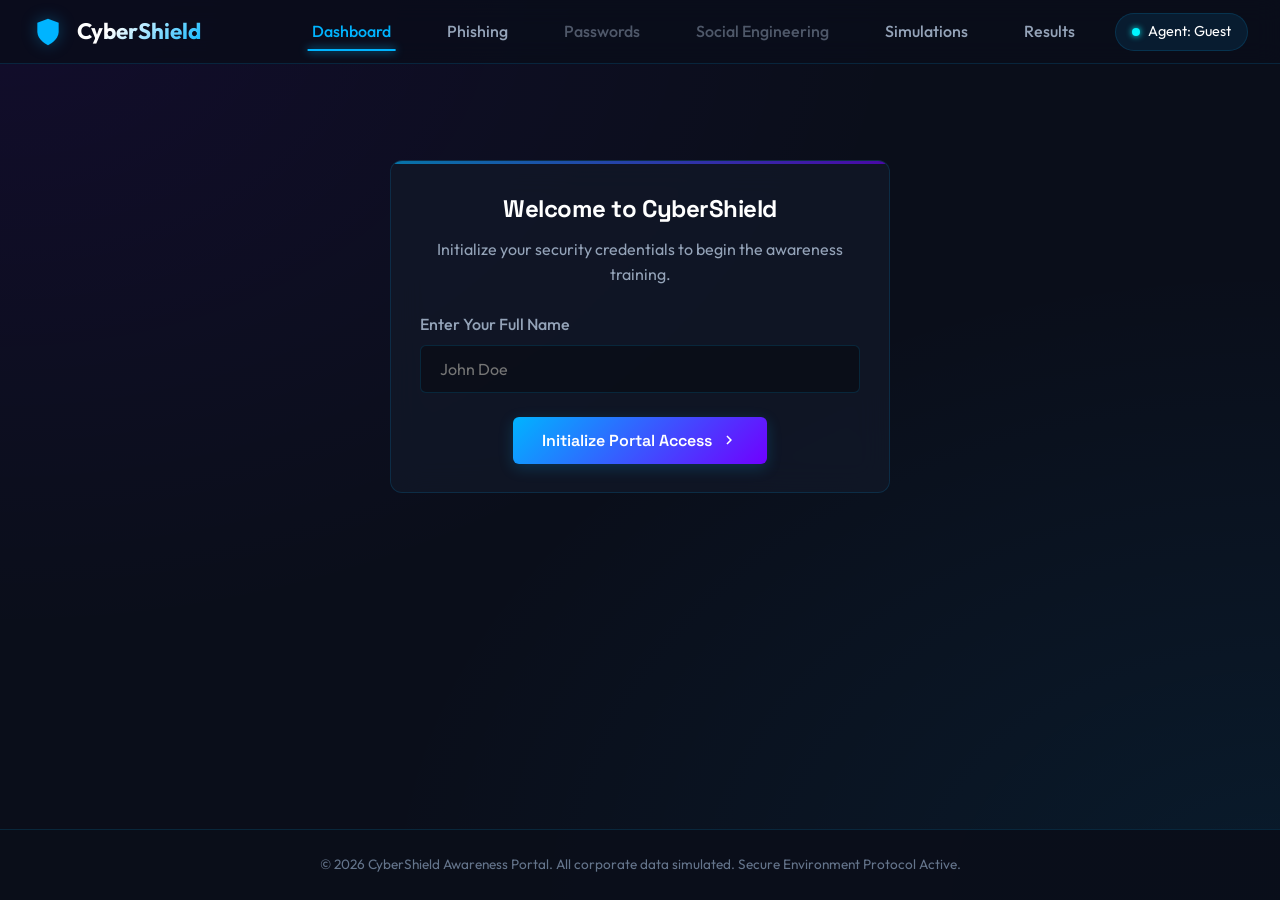
<file: cybershield-training/index.html>
<!DOCTYPE html>
<html lang="en">
<head>
    <meta charset="UTF-8">
    <meta name="viewport" content="width=device-width, initial-scale=1.0">
    <title>CyberShield Training Portal - Dashboard</title>
    <link rel="stylesheet" href="css/style.css">
</head>
<body>

    <!-- Navigation Bar -->
    <nav class="navbar">
        <div class="nav-brand">
            <svg class="nav-logo-svg" viewBox="0 0 24 24">
                <path d="M12 22s8-4 8-10V5l-8-3-8 3v7c0 6 8 10 8 10z"/>
                <path d="M12 6v11M9 9h6"/>
            </svg>
            <span class="nav-title">CyberShield</span>
        </div>
        <button class="nav-toggle" id="navToggle" aria-label="Toggle Navigation">☰</button>
        <ul class="nav-links" id="navLinks">
            <li><a href="index.html" class="nav-link active">Dashboard</a></li>
            <li><a href="module1.html" class="nav-link" id="navMod1">Phishing</a></li>
            <li><a href="module2.html" class="nav-link" id="navMod2">Passwords</a></li>
            <li><a href="module3.html" class="nav-link" id="navMod3">Social Engineering</a></li>
            <li><a href="simulations.html" class="nav-link">Simulations</a></li>
            <li><a href="results.html" class="nav-link">Results</a></li>
            <li><div class="nav-user" id="navUser">Agent: Guest</div></li>
        </ul>
    </nav>

    <div class="container">
        <!-- Profile Onboarding Card (shown if name is missing) -->
        <div class="card profile-panel" id="onboardingCard">
            <h2>Welcome to CyberShield</h2>
            <p style="color: var(--text-muted); margin-top: 0.5rem;">Initialize your security credentials to begin the awareness training.</p>
            
            <div class="form-group">
                <label for="employeeName">Enter Your Full Name</label>
                <input type="text" id="employeeName" class="input-field" placeholder="John Doe" required>
            </div>
            <button class="btn btn-primary" id="btnStartTraining">
                Initialize Portal Access
                <svg width="18" height="18" fill="currentColor" viewBox="0 0 24 24">
                    <path d="M10 6L8.59 7.41 13.17 12l-4.58 4.59L10 18l6-6z"/>
                </svg>
            </button>
        </div>

        <!-- Dashboard Main View (shown when name exists) -->
        <div class="dashboard-grid" id="mainDashboard" style="display: none;">
            
            <!-- Progress Banner -->
            <div class="card progress-banner">
                <div class="progress-info">
                    <div>
                        <h2 style="font-size: 1.5rem;">Your Security Readiness Progression</h2>
                        <p style="color: var(--text-muted); font-size: 0.9rem;">Complete modules in order to unlock advanced drills and receive your certification.</p>
                    </div>
                    <div style="text-align: right;">
                        <span style="font-weight: 700; color: var(--accent);" id="completionRatio">0 of 3 Completed</span>
                    </div>
                </div>
                <div class="progress-bar-container">
                    <div class="progress-bar" id="overallProgressBar"></div>
                </div>
            </div>

            <!-- Left: Module Cards -->
            <div class="module-grid">
                
                <!-- Module 1 Card -->
                <div class="card module-card" id="cardModule1">
                    <div class="module-icon-container">
                        <svg class="module-icon" viewBox="0 0 24 24">
                            <path d="M20 4H4c-1.1 0-1.99.9-1.99 2L2 18c0 1.1.9 2 2 2h16c1.1 0 2-.9 2-2V6c0-1.1-.9-2-2-2zm0 4l-8 5-8-5V6l8 5 8-5v2z"/>
                        </svg>
                    </div>
                    <div class="module-details">
                        <div class="module-header">
                            <h3>Module 1: Phishing Awareness</h3>
                            <span class="module-badge badge-available" id="badgeMod1">Available</span>
                        </div>
                        <p style="color: var(--text-muted); font-size: 0.95rem; margin-bottom: 1rem;">
                            Learn to spot credential-harvesting emails, analyze links safely, and use our red flags checklist to block email fraud.
                        </p>
                        <a href="module1.html" class="btn btn-primary" id="btnMod1">Start Training</a>
                    </div>
                </div>

                <!-- Module 2 Card -->
                <div class="card module-card locked" id="cardModule2">
                    <div class="module-icon-container">
                        <svg class="module-icon" viewBox="0 0 24 24">
                            <path d="M12.65 10C11.83 7.67 9.61 6 7 6c-3.31 0-6 2.69-6 6s2.69 6 6 6c2.61 0 4.83-1.67 5.65-4H17v4h4v-4h2v-4H12.65zM7 14c-1.1 0-2-.9-2-2s.9-2 2-2 2 .9 2 2-.9 2-2 2z"/>
                        </svg>
                    </div>
                    <div class="module-details">
                        <div class="module-header">
                            <h3>Module 2: Password Hygiene</h3>
                            <span class="module-badge badge-locked" id="badgeMod2">Locked</span>
                        </div>
                        <p style="color: var(--text-muted); font-size: 0.95rem; margin-bottom: 1rem;">
                            Build uncrackable passphrases, configure Multi-Factor Authentication (MFA), and master password vaults.
                        </p>
                        <a href="module2.html" class="btn btn-secondary" id="btnMod2">Locked</a>
                    </div>
                </div>

                <!-- Module 3 Card -->
                <div class="card module-card locked" id="cardModule3">
                    <div class="module-icon-container">
                        <svg class="module-icon" viewBox="0 0 24 24">
                            <path d="M12 2C6.48 2 2 6.48 2 12s4.48 10 10 10 10-4.48 10-10S17.52 2 12 2zm1 15h-2v-6h2v6zm0-8h-2V7h2v2z"/>
                        </svg>
                    </div>
                    <div class="module-details">
                        <div class="module-header">
                            <h3>Module 3: Social Engineering</h3>
                            <span class="module-badge badge-locked" id="badgeMod3">Locked</span>
                        </div>
                        <p style="color: var(--text-muted); font-size: 0.95rem; margin-bottom: 1rem;">
                            Defeat impersonation scams, tailgating intrusions, phone vishing tricks, and baiting setups.
                        </p>
                        <a href="module3.html" class="btn btn-secondary" id="btnMod3">Locked</a>
                    </div>
                </div>

            </div>

            <!-- Right: Sidebar Stats -->
            <div class="sidebar">
                
                <!-- Quick Stats Card -->
                <div class="card">
                    <h3 style="margin-bottom: 1rem; border-bottom: 1px solid rgba(255,255,255,0.05); padding-bottom: 0.5rem; color: var(--primary);">
                        Security Index
                    </h3>
                    <div class="stat-item">
                        <span>Average Quiz Score</span>
                        <span class="stat-value" id="statAvgScore">0%</span>
                    </div>
                    <div class="stat-item">
                        <span>Modules Completed</span>
                        <span class="stat-value" id="statCompleted">0 / 3</span>
                    </div>
                    <div class="stat-item">
                        <span>Simulation Status</span>
                        <span class="stat-value" id="statSimStatus">Not Run</span>
                    </div>
                    <div style="margin-top: 1.5rem; display: flex; flex-direction: column; gap: 0.8rem;">
                        <a href="simulations.html" class="btn btn-primary" style="width: 100%;">
                            Launch Phishing Simulator
                        </a>
                        <a href="results.html" class="btn btn-secondary" style="width: 100%;">
                            View Certificate
                        </a>
                    </div>
                </div>

                <!-- Badges Earned Card -->
                <div class="card">
                    <h3 style="color: var(--primary);">Credentials Earned</h3>
                    <p style="color: var(--text-muted); font-size: 0.85rem; margin-top: 0.2rem;">Collect shields by passing quizzes with 80%+ scores.</p>
                    
                    <div class="badge-list">
                        <!-- Phishing Shield -->
                        <div class="badge-item-wrap" style="text-align: center;">
                            <svg class="badge-icon" id="badgePhish" viewBox="0 0 24 24">
                                <path d="M12 22s8-4 8-10V5l-8-3-8 3v7c0 6 8 10 8 10z"/>
                            </svg>
                            <div style="font-size: 0.75rem; color: var(--text-muted); margin-top: 0.3rem;">Phish Shield</div>
                        </div>

                        <!-- Password Key -->
                        <div class="badge-item-wrap" style="text-align: center;">
                            <svg class="badge-icon" id="badgePass" viewBox="0 0 24 24">
                                <path d="M12.65 10C11.83 7.67 9.61 6 7 6c-3.31 0-6 2.69-6 6s2.69 6 6 6c2.61 0 4.83-1.67 5.65-4H17v4h4v-4h2v-4H12.65zM7 14c-1.1 0-2-.9-2-2s.9-2 2-2 2 .9 2 2-.9 2-2 2z"/>
                            </svg>
                            <div style="font-size: 0.75rem; color: var(--text-muted); margin-top: 0.3rem;">Cred Lock</div>
                        </div>

                        <!-- Social Engineering Master -->
                        <div class="badge-item-wrap" style="text-align: center;">
                            <svg class="badge-icon" id="badgeSocial" viewBox="0 0 24 24">
                                <path d="M12 2C6.48 2 2 6.48 2 12s4.48 10 10 10 10-4.48 10-10S17.52 2 12 2zm1 15h-2v-6h2v6zm0-8h-2V7h2v2z"/>
                            </svg>
                            <div style="font-size: 0.75rem; color: var(--text-muted); margin-top: 0.3rem;">Social Master</div>
                        </div>
                    </div>
                </div>

                <!-- Reset Data Button -->
                <button class="btn btn-secondary" id="btnResetData" style="width: 100%; border-color: rgba(255,23,68,0.2); color: rgba(255,23,68,0.7);">
                    Reset Progress Data
                </button>

            </div>

        </div>
    </div>

    <!-- Footer -->
    <footer class="footer">
        <p>&copy; 2026 CyberShield Awareness Portal. All corporate data simulated. Secure Environment Protocol Active.</p>
    </footer>

    <!-- Scripts -->
    <script src="js/quiz-data.js"></script>
    <script src="js/progress.js"></script>
    <script src="js/main.js"></script>
</body>
</html>
</file>
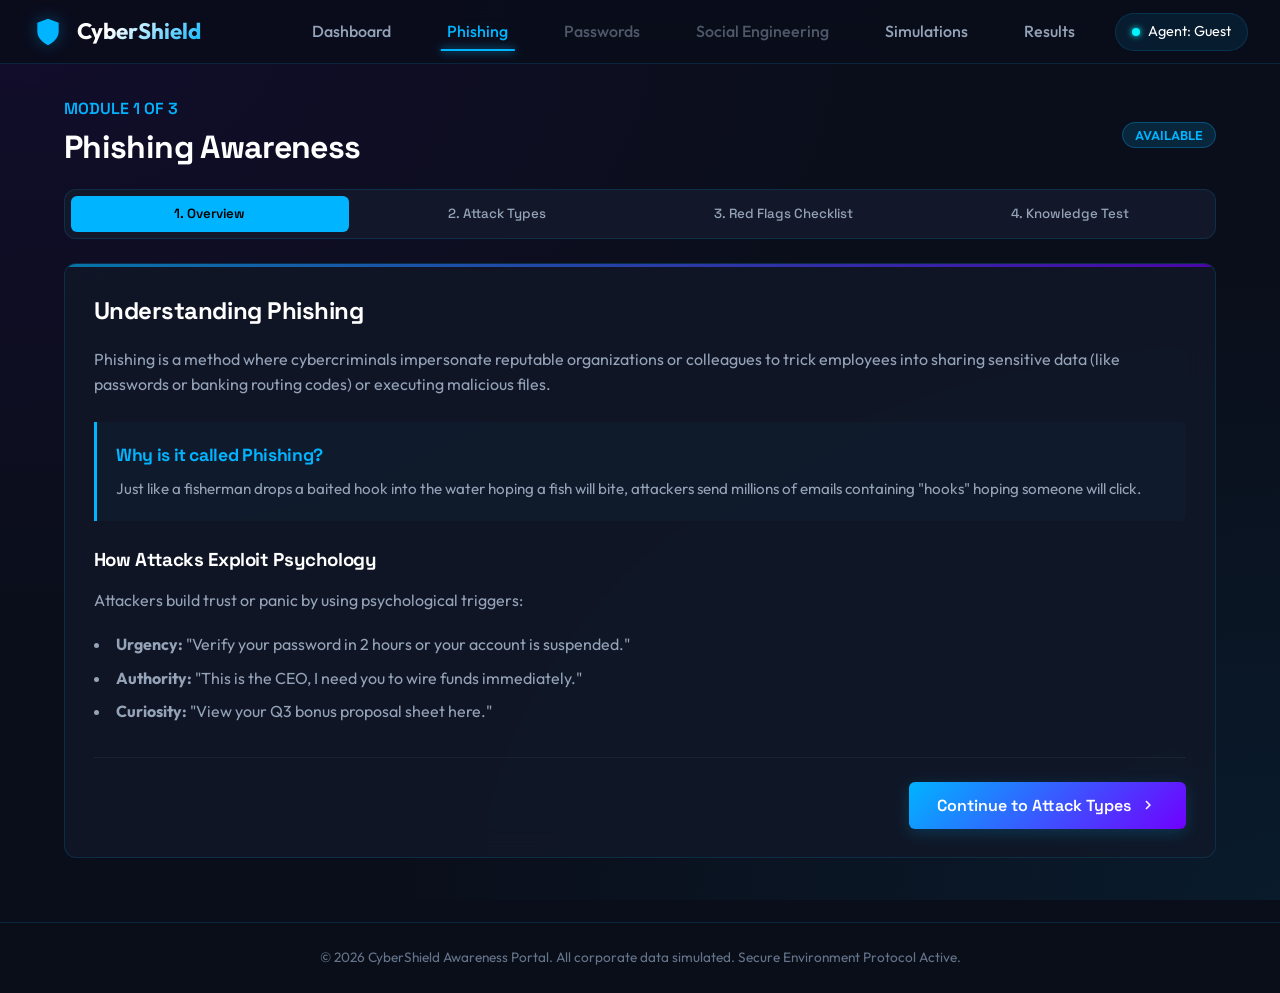
<file: cybershield-training/module1.html>
<!DOCTYPE html>
<html lang="en">
<head>
    <meta charset="UTF-8">
    <meta name="viewport" content="width=device-width, initial-scale=1.0">
    <title>CyberShield - Phishing Awareness</title>
    <link rel="stylesheet" href="css/style.css">
</head>
<body>

    <!-- Navigation Bar -->
    <nav class="navbar">
        <div class="nav-brand">
            <svg class="nav-logo-svg" viewBox="0 0 24 24">
                <path d="M12 22s8-4 8-10V5l-8-3-8 3v7c0 6 8 10 8 10z"/>
                <path d="M12 6v11M9 9h6"/>
            </svg>
            <span class="nav-title">CyberShield</span>
        </div>
        <button class="nav-toggle" id="navToggle" aria-label="Toggle Navigation">☰</button>
        <ul class="nav-links" id="navLinks">
            <li><a href="index.html" class="nav-link">Dashboard</a></li>
            <li><a href="module1.html" class="nav-link active" id="navMod1">Phishing</a></li>
            <li><a href="module2.html" class="nav-link" id="navMod2">Passwords</a></li>
            <li><a href="module3.html" class="nav-link" id="navMod3">Social Engineering</a></li>
            <li><a href="simulations.html" class="nav-link">Simulations</a></li>
            <li><a href="results.html" class="nav-link">Results</a></li>
            <li><div class="nav-user" id="navUser">Agent: Guest</div></li>
        </ul>
    </nav>

    <div class="container">
        <!-- Module Header -->
        <div class="module-progress-header">
            <div>
                <span style="color: var(--primary); font-weight: 600; font-family: var(--font-heading);">MODULE 1 OF 3</span>
                <h1>Phishing Awareness</h1>
            </div>
            <div style="text-align: right;">
                <span id="moduleCompletionStatus" class="module-badge badge-available">Available</span>
            </div>
        </div>

        <!-- Inner Tabs Navigation -->
        <div class="tab-navigation">
            <button class="tab-btn active" id="btnTab0">1. Overview</button>
            <button class="tab-btn" id="btnTab1">2. Attack Types</button>
            <button class="tab-btn" id="btnTab2">3. Red Flags Checklist</button>
            <button class="tab-btn" id="btnTab3">4. Knowledge Test</button>
        </div>

        <!-- Main Card Content Area -->
        <div class="card" style="margin-bottom: 2rem;">
            
            <!-- Section 1: Overview -->
            <div class="content-section active" id="section0">
                <h2>Understanding Phishing</h2>
                <p style="margin-top: 1rem; color: var(--text-muted);">
                    Phishing is a method where cybercriminals impersonate reputable organizations or colleagues to trick employees into sharing sensitive data (like passwords or banking routing codes) or executing malicious files.
                </p>
                
                <div class="info-block">
                    <h3 style="color: var(--primary); font-size: 1.1rem; margin-bottom: 0.5rem;">Why is it called Phishing?</h3>
                    <p style="color: var(--text-muted); font-size: 0.95rem;">
                        Just like a fisherman drops a baited hook into the water hoping a fish will bite, attackers send millions of emails containing "hooks" hoping someone will click.
                    </p>
                </div>

                <h3 style="margin-top: 1.5rem; margin-bottom: 0.8rem;">How Attacks Exploit Psychology</h3>
                <p style="color: var(--text-muted); margin-bottom: 1.2rem;">
                    Attackers build trust or panic by using psychological triggers:
                </p>
                <ul style="list-style-position: inside; color: var(--text-muted); display: flex; flex-direction: column; gap: 0.5rem;">
                    <li><strong>Urgency:</strong> "Verify your password in 2 hours or your account is suspended."</li>
                    <li><strong>Authority:</strong> "This is the CEO, I need you to wire funds immediately."</li>
                    <li><strong>Curiosity:</strong> "View your Q3 bonus proposal sheet here."</li>
                </ul>

                <div class="module-nav-btns">
                    <div></div>
                    <button class="btn btn-primary next-section-btn" data-next="1">
                        Continue to Attack Types
                        <svg width="18" height="18" fill="currentColor" viewBox="0 0 24 24"><path d="M10 6L8.59 7.41 13.17 12l-4.58 4.59L10 18l6-6z"/></svg>
                    </button>
                </div>
            </div>

            <!-- Section 2: Attack Types -->
            <div class="content-section" id="section1">
                <h2>Forms of Phishing</h2>
                <p style="margin-top: 1rem; color: var(--text-muted); margin-bottom: 1.5rem;">
                    Phishing is not limited to generic spam emails. Attackers tailor their methods based on their specific targets:
                </p>

                <div style="display: grid; grid-template-columns: 1fr 1fr; gap: 1.5rem;">
                    <div class="card" style="padding: 1.2rem; background: rgba(0,0,0,0.2);">
                        <h3 style="color: var(--accent); font-size: 1.1rem; margin-bottom: 0.5rem;">Spear Phishing</h3>
                        <p style="color: var(--text-muted); font-size: 0.9rem;">
                            A highly targeted email attack aimed at a specific individual or department. Attackers gather personal details from social networks to make the scam highly convincing.
                        </p>
                    </div>
                    <div class="card" style="padding: 1.2rem; background: rgba(0,0,0,0.2);">
                        <h3 style="color: var(--accent); font-size: 1.1rem; margin-bottom: 0.5rem;">Whaling</h3>
                        <p style="color: var(--text-muted); font-size: 0.9rem;">
                            Spear phishing directed specifically at high-level executives (CEO, CFO). The goals usually involve executive credentials or authorizing major bank transfers.
                        </p>
                    </div>
                    <div class="card" style="padding: 1.2rem; background: rgba(0,0,0,0.2);">
                        <h3 style="color: var(--accent); font-size: 1.1rem; margin-bottom: 0.5rem;">Smishing & Vishing</h3>
                        <p style="color: var(--text-muted); font-size: 0.9rem;">
                            Phishing conducted via text messages (Smishing) or telephone calls (Vishing). Attackers might claim there's a fraud alert on your card or that IT needs an verification PIN.
                        </p>
                    </div>
                    <div class="card" style="padding: 1.2rem; background: rgba(0,0,0,0.2);">
                        <h3 style="color: var(--accent); font-size: 1.1rem; margin-bottom: 0.5rem;">Clone Phishing</h3>
                        <p style="color: var(--text-muted); font-size: 0.9rem;">
                            An attacker copies a legitimate email that you previously received, replaces the link or attachment with a malicious one, and sends it from a look-alike address.
                        </p>
                    </div>
                </div>

                <div class="module-nav-btns">
                    <button class="btn btn-secondary prev-section-btn" data-prev="0">Back</button>
                    <button class="btn btn-primary next-section-btn" data-next="2">
                        View Red Flags Checklist
                        <svg width="18" height="18" fill="currentColor" viewBox="0 0 24 24"><path d="M10 6L8.59 7.41 13.17 12l-4.58 4.59L10 18l6-6z"/></svg>
                    </button>
                </div>
            </div>

            <!-- Section 3: Checklist -->
            <div class="content-section" id="section2">
                <h2>Email Inspection Checklist</h2>
                <p style="margin-top: 1rem; color: var(--text-muted);">
                    Use this checklist to analyze emails before replying or clicking. Click each box to confirm your understanding:
                </p>

                <div class="checklist">
                    <label class="checklist-item" id="chkItem1">
                        <input type="checkbox" id="chk1">
                        <span><strong>Sender Address Match:</strong> Verify the actual email domain (the part after @) matches the official domain of the sender (e.g. support@paypal-security.net is fake; the real domain is @paypal.com).</span>
                    </label>
                    <label class="checklist-item" id="chkItem2">
                        <input type="checkbox" id="chk2">
                        <span><strong>Hyperlink Destination:</strong> Hover over links without clicking. Check if the popup URL points to a completely different, unsecure, or misspelled website.</span>
                    </label>
                    <label class="checklist-item" id="chkItem3">
                        <input type="checkbox" id="chk3">
                        <span><strong>Generic Greetings:</strong> Be wary of vague openings like "Dear Customer" or "Valued Partner" instead of your specific name.</span>
                    </label>
                    <label class="checklist-item" id="chkItem4">
                        <input type="checkbox" id="chk4">
                        <span><strong>High-Pressure Language:</strong> Watch out for keywords creating artificial urgency, panic, or fear of negative consequences.</span>
                    </label>
                    <label class="checklist-item" id="chkItem5">
                        <input type="checkbox" id="chk5">
                        <span><strong>Suspicious Attachments:</strong> Never run attachments ending in executable formats (like .zip, .exe, .scr) or files requesting macro approvals.</span>
                    </label>
                </div>

                <div class="warning-block">
                    <strong>Remember:</strong> IT Security will NEVER ask for your password via email, SMS, or telephone. Any request for credentials is an immediate compromise indicator.
                </div>

                <div class="module-nav-btns">
                    <button class="btn btn-secondary prev-section-btn" data-prev="1">Back</button>
                    <button class="btn btn-primary next-section-btn" data-next="3">
                        Start Knowledge Quiz
                        <svg width="18" height="18" fill="currentColor" viewBox="0 0 24 24"><path d="M10 6L8.59 7.41 13.17 12l-4.58 4.59L10 18l6-6z"/></svg>
                    </button>
                </div>
            </div>

            <!-- Section 4: Quiz -->
            <div class="content-section" id="section3">
                <h2>Module 1 Quiz: Phishing Awareness</h2>
                <p style="color: var(--text-muted); margin-bottom: 1.5rem;">Answer the following 5 questions to test your knowledge. A passing score of 80% (4/5) unlocks Module 2.</p>
                
                <div id="quizContainer">
                    <!-- Loaded dynamically via JS -->
                </div>

                <div style="margin-top: 2rem; border-top: 1px solid rgba(255,255,255,0.05); padding-top: 1.5rem; display: flex; justify-content: space-between; align-items: center;">
                    <button class="btn btn-secondary prev-section-btn" data-prev="2">Back</button>
                    <button class="btn btn-success" id="btnSubmitQuiz">Submit Answers</button>
                </div>

                <!-- Score Overlay & Continue -->
                <div id="quizResultsPanel" style="display: none; margin-top: 2rem; padding: 1.5rem; background: var(--bg-secondary); border: 1px solid var(--border-color); border-radius: var(--radius-md); text-align: center;">
                    <h3 id="quizResultMessage">You Scored 80% (4/5)</h3>
                    <p id="quizResultAdvice" style="color: var(--text-muted); margin: 0.5rem 0 1.5rem 0;">You have unlocked the next training level.</p>
                    <button class="btn btn-primary" id="btnCompleteModule" style="display: none;">Complete Module & Return</button>
                    <button class="btn btn-secondary" id="btnRetakeQuiz" style="display: none;">Retake Quiz</button>
                </div>
            </div>

        </div>
    </div>

    <!-- Footer -->
    <footer class="footer">
        <p>&copy; 2026 CyberShield Awareness Portal. All corporate data simulated. Secure Environment Protocol Active.</p>
    </footer>

    <!-- Scripts -->
    <script src="js/quiz-data.js"></script>
    <script src="js/progress.js"></script>
    <script src="js/main.js"></script>
</body>
</html>
</file>
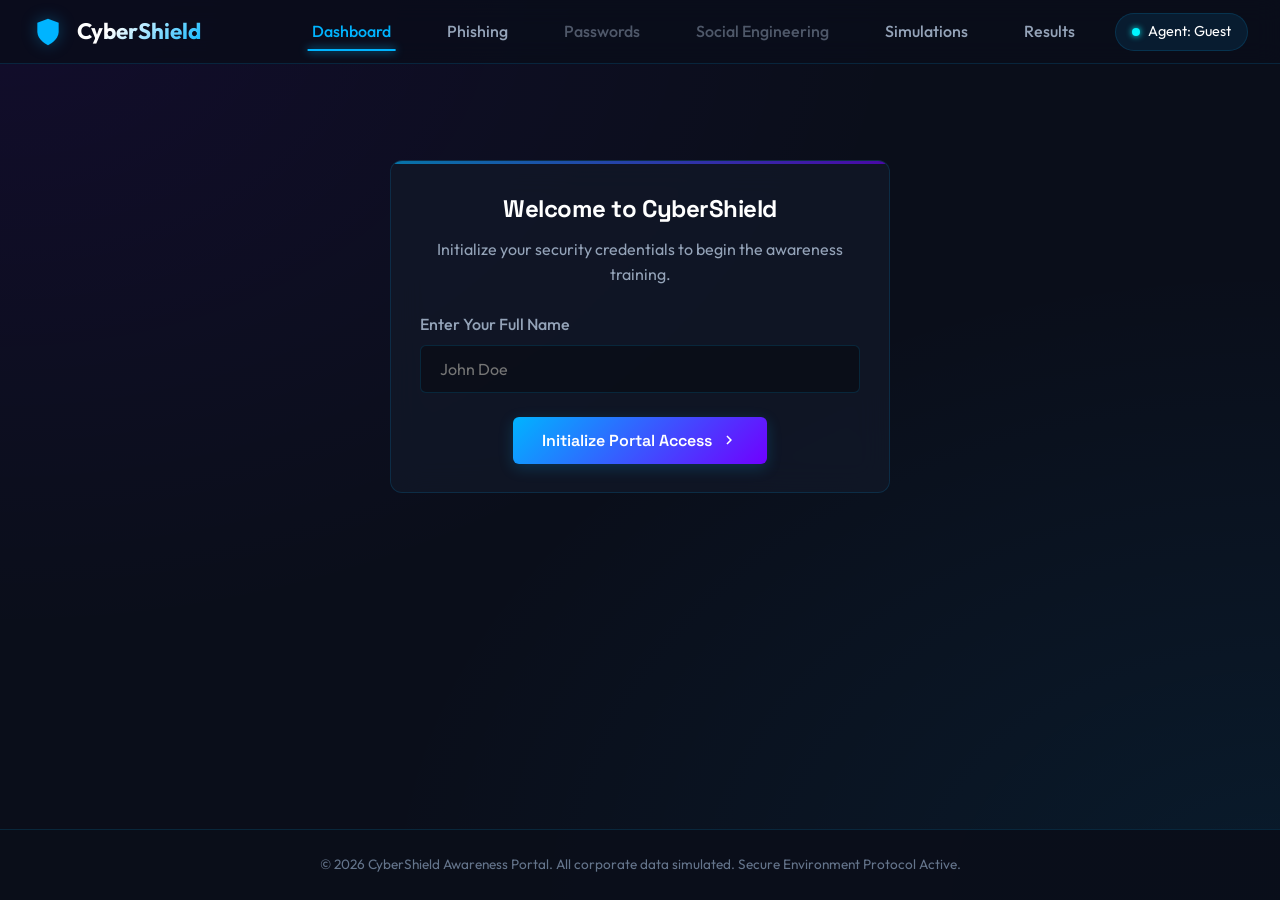
<file: cybershield-training/module2.html>
<!DOCTYPE html>
<html lang="en">
<head>
    <meta charset="UTF-8">
    <meta name="viewport" content="width=device-width, initial-scale=1.0">
    <title>CyberShield - Password Hygiene</title>
    <link rel="stylesheet" href="css/style.css">
</head>
<body>

    <!-- Navigation Bar -->
    <nav class="navbar">
        <div class="nav-brand">
            <svg class="nav-logo-svg" viewBox="0 0 24 24">
                <path d="M12 22s8-4 8-10V5l-8-3-8 3v7c0 6 8 10 8 10z"/>
                <path d="M12 6v11M9 9h6"/>
            </svg>
            <span class="nav-title">CyberShield</span>
        </div>
        <button class="nav-toggle" id="navToggle" aria-label="Toggle Navigation">☰</button>
        <ul class="nav-links" id="navLinks">
            <li><a href="index.html" class="nav-link">Dashboard</a></li>
            <li><a href="module1.html" class="nav-link" id="navMod1">Phishing</a></li>
            <li><a href="module2.html" class="nav-link active" id="navMod2">Passwords</a></li>
            <li><a href="module3.html" class="nav-link" id="navMod3">Social Engineering</a></li>
            <li><a href="simulations.html" class="nav-link">Simulations</a></li>
            <li><a href="results.html" class="nav-link">Results</a></li>
            <li><div class="nav-user" id="navUser">Agent: Guest</div></li>
        </ul>
    </nav>

    <div class="container">
        <!-- Module Header -->
        <div class="module-progress-header">
            <div>
                <span style="color: var(--primary); font-weight: 600; font-family: var(--font-heading);">MODULE 2 OF 3</span>
                <h1>Password Hygiene & Security</h1>
            </div>
            <div style="text-align: right;">
                <span id="moduleCompletionStatus" class="module-badge badge-locked">Locked</span>
            </div>
        </div>

        <!-- Inner Tabs Navigation -->
        <div class="tab-navigation">
            <button class="tab-btn active" id="btnTab0">1. Passphrases</button>
            <button class="tab-btn" id="btnTab1">2. Multi-Factor Auth (MFA)</button>
            <button class="tab-btn" id="btnTab2">3. Strength Checker</button>
            <button class="tab-btn" id="btnTab3">4. Knowledge Test</button>
        </div>

        <!-- Main Card Content Area -->
        <div class="card" style="margin-bottom: 2rem;">
            
            <!-- Section 1: Passphrases -->
            <div class="content-section active" id="section0">
                <h2>Strength vs Complexity</h2>
                <p style="margin-top: 1rem; color: var(--text-muted);">
                    For years, employees were forced to create complex passwords containing symbols and numbers, like <code>Tr0ub4dor&3</code>. While complex, these passwords are short, easily guessed by modern computer scripts, and hard for humans to remember.
                </p>

                <div class="info-block">
                    <h3 style="color: var(--primary); font-size: 1.1rem; margin-bottom: 0.5rem;">The Passphrase Method</h3>
                    <p style="color: var(--text-muted); font-size: 0.95rem;">
                        Instead of a complex word, choose 4+ random words joined by dashes or spaces (e.g. <code>correct-horse-battery-staple</code>). This sequence is longer (length is the most critical password strength indicator) and extremely easy to remember.
                    </p>
                </div>

                <h3 style="margin-top: 1.5rem; margin-bottom: 0.8rem;">Crucial Password Rules</h3>
                <div style="display: grid; grid-template-columns: 1fr 1fr; gap: 1.5rem; margin-bottom: 1rem;">
                    <div class="card" style="padding: 1.2rem; background: rgba(0,230,118,0.02); border-color: rgba(0,230,118,0.15);">
                        <h4 style="color: var(--success); margin-bottom: 0.4rem;">What to Do:</h4>
                        <ul style="color: var(--text-muted); font-size: 0.9rem; list-style-position: inside;">
                            <li>Use 14+ characters minimum.</li>
                            <li>Use unique passwords for each account.</li>
                            <li>Use an approved password manager.</li>
                        </ul>
                    </div>
                    <div class="card" style="padding: 1.2rem; background: rgba(255,23,68,0.02); border-color: rgba(255,23,68,0.15);">
                        <h4 style="color: var(--danger); margin-bottom: 0.4rem;">What to Avoid:</h4>
                        <ul style="color: var(--text-muted); font-size: 0.9rem; list-style-position: inside;">
                            <li>No personal info (names, birth years).</li>
                            <li>Never reuse passwords on personal and corporate portals.</li>
                            <li>Never share your credentials with colleagues.</li>
                        </ul>
                    </div>
                </div>

                <div class="module-nav-btns">
                    <div></div>
                    <button class="btn btn-primary next-section-btn" data-next="1">
                        Continue to MFA
                        <svg width="18" height="18" fill="currentColor" viewBox="0 0 24 24"><path d="M10 6L8.59 7.41 13.17 12l-4.58 4.59L10 18l6-6z"/></svg>
                    </button>
                </div>
            </div>

            <!-- Section 2: MFA -->
            <div class="content-section" id="section1">
                <h2>Multi-Factor Authentication (MFA)</h2>
                <p style="margin-top: 1rem; color: var(--text-muted); margin-bottom: 1.5rem;">
                    If an attacker manages to steal your password via a database breach or phishing page, Multi-Factor Authentication is your second line of defense. It acts as an additional lock on your account.
                </p>

                <h3 style="margin-bottom: 0.8rem;">The Three Security Factors</h3>
                <div style="display: flex; flex-direction: column; gap: 0.8rem; margin-bottom: 1.5rem;">
                    <div class="card" style="padding: 1rem; background: rgba(0,0,0,0.2);">
                        <strong>1. Something You Know:</strong> Your Master Password, PIN, or security question answers.
                    </div>
                    <div class="card" style="padding: 1rem; background: rgba(0,0,0,0.2);">
                        <strong>2. Something You Have:</strong> Your smartphone (authenticator apps, SMS), security fob, or USB hardware key.
                    </div>
                    <div class="card" style="padding: 1rem; background: rgba(0,0,0,0.2);">
                        <strong>3. Something You Are:</strong> Biometrics like fingerprint scans, face recognition, or iris scans.
                    </div>
                </div>

                <div class="warning-block">
                    <strong>Critical Warning:</strong> If you receive an unsolicited MFA verification prompt on your smartphone while not actively logging in, click <strong>Deny</strong> immediately and report it. It means an attacker has your password.
                </div>

                <div class="module-nav-btns">
                    <button class="btn btn-secondary prev-section-btn" data-prev="0">Back</button>
                    <button class="btn btn-primary next-section-btn" data-next="2">
                        Try Password Checker
                        <svg width="18" height="18" fill="currentColor" viewBox="0 0 24 24"><path d="M10 6L8.59 7.41 13.17 12l-4.58 4.59L10 18l6-6z"/></svg>
                    </button>
                </div>
            </div>

            <!-- Section 3: Strength Checker -->
            <div class="content-section" id="section2">
                <h2>Interactive Password Analyzer</h2>
                <p style="margin-top: 1rem; color: var(--text-muted);">
                    Type a test password below to analyze its strength. See how adding length and characters affects its cracking difficulty in real-time.
                </p>

                <div class="password-checker-container">
                    <div class="form-group">
                        <label for="chkPasswordInput">Test Password</label>
                        <input type="text" id="chkPasswordInput" class="input-field" placeholder="Type a password to test...">
                    </div>

                    <div style="display: flex; justify-content: space-between; align-items: center; margin-top: 1.2rem;">
                        <span>Password Strength:</span>
                        <span id="strengthText" style="font-weight: 700; color: var(--danger);">Weak</span>
                    </div>

                    <div class="strength-bar-bg">
                        <div class="strength-bar-fill strength-weak" id="strengthBar" style="width: 20%;"></div>
                    </div>

                    <ul class="criteria-list">
                        <li class="criteria-item" id="critLength">
                            <svg class="criteria-icon-svg" viewBox="0 0 24 24"><path d="M9 16.17L4.83 12l-1.42 1.41L9 19 21 7l-1.41-1.41z"/></svg>
                            <span>At least 12 characters</span>
                        </li>
                        <li class="criteria-item" id="critUpper">
                            <svg class="criteria-icon-svg" viewBox="0 0 24 24"><path d="M9 16.17L4.83 12l-1.42 1.41L9 19 21 7l-1.41-1.41z"/></svg>
                            <span>Contains uppercase letter</span>
                        </li>
                        <li class="criteria-item" id="critLower">
                            <svg class="criteria-icon-svg" viewBox="0 0 24 24"><path d="M9 16.17L4.83 12l-1.42 1.41L9 19 21 7l-1.41-1.41z"/></svg>
                            <span>Contains lowercase letter</span>
                        </li>
                        <li class="criteria-item" id="critNumber">
                            <svg class="criteria-icon-svg" viewBox="0 0 24 24"><path d="M9 16.17L4.83 12l-1.42 1.41L9 19 21 7l-1.41-1.41z"/></svg>
                            <span>Contains a number</span>
                        </li>
                        <li class="criteria-item" id="critSpecial">
                            <svg class="criteria-icon-svg" viewBox="0 0 24 24"><path d="M9 16.17L4.83 12l-1.42 1.41L9 19 21 7l-1.41-1.41z"/></svg>
                            <span>Contains a symbol/special character</span>
                        </li>
                    </ul>
                </div>

                <div class="module-nav-btns">
                    <button class="btn btn-secondary prev-section-btn" data-prev="1">Back</button>
                    <button class="btn btn-primary next-section-btn" data-next="3">
                        Start Knowledge Quiz
                        <svg width="18" height="18" fill="currentColor" viewBox="0 0 24 24"><path d="M10 6L8.59 7.41 13.17 12l-4.58 4.59L10 18l6-6z"/></svg>
                    </button>
                </div>
            </div>

            <!-- Section 4: Quiz -->
            <div class="content-section" id="section3">
                <h2>Module 2 Quiz: Password Hygiene</h2>
                <p style="color: var(--text-muted); margin-bottom: 1.5rem;">Answer the following 5 questions to test your knowledge. A passing score of 80% (4/5) unlocks Module 3.</p>
                
                <div id="quizContainer">
                    <!-- Loaded dynamically via JS -->
                </div>

                <div style="margin-top: 2rem; border-top: 1px solid rgba(255,255,255,0.05); padding-top: 1.5rem; display: flex; justify-content: space-between; align-items: center;">
                    <button class="btn btn-secondary prev-section-btn" data-prev="2">Back</button>
                    <button class="btn btn-success" id="btnSubmitQuiz">Submit Answers</button>
                </div>

                <!-- Score Overlay & Continue -->
                <div id="quizResultsPanel" style="display: none; margin-top: 2rem; padding: 1.5rem; background: var(--bg-secondary); border: 1px solid var(--border-color); border-radius: var(--radius-md); text-align: center;">
                    <h3 id="quizResultMessage">You Scored 80% (4/5)</h3>
                    <p id="quizResultAdvice" style="color: var(--text-muted); margin: 0.5rem 0 1.5rem 0;">You have unlocked the next training level.</p>
                    <button class="btn btn-primary" id="btnCompleteModule" style="display: none;">Complete Module & Return</button>
                    <button class="btn btn-secondary" id="btnRetakeQuiz" style="display: none;">Retake Quiz</button>
                </div>
            </div>

        </div>
    </div>

    <!-- Footer -->
    <footer class="footer">
        <p>&copy; 2026 CyberShield Awareness Portal. All corporate data simulated. Secure Environment Protocol Active.</p>
    </footer>

    <!-- Scripts -->
    <script src="js/quiz-data.js"></script>
    <script src="js/progress.js"></script>
    <script src="js/main.js"></script>
</body>
</html>
</file>
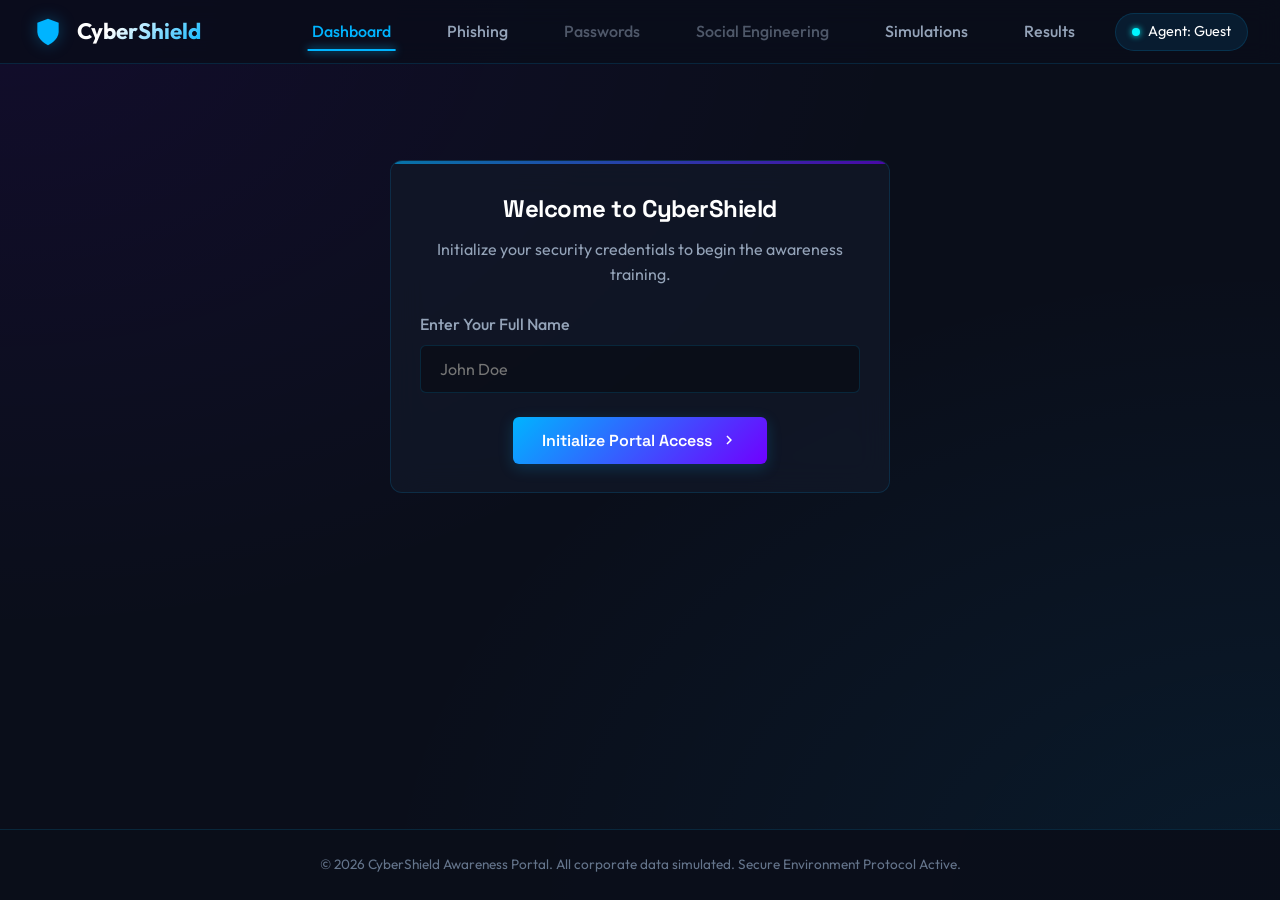
<file: cybershield-training/module3.html>
<!DOCTYPE html>
<html lang="en">
<head>
    <meta charset="UTF-8">
    <meta name="viewport" content="width=device-width, initial-scale=1.0">
    <title>CyberShield - Social Engineering</title>
    <link rel="stylesheet" href="css/style.css">
</head>
<body>

    <!-- Navigation Bar -->
    <nav class="navbar">
        <div class="nav-brand">
            <svg class="nav-logo-svg" viewBox="0 0 24 24">
                <path d="M12 22s8-4 8-10V5l-8-3-8 3v7c0 6 8 10 8 10z"/>
                <path d="M12 6v11M9 9h6"/>
            </svg>
            <span class="nav-title">CyberShield</span>
        </div>
        <button class="nav-toggle" id="navToggle" aria-label="Toggle Navigation">☰</button>
        <ul class="nav-links" id="navLinks">
            <li><a href="index.html" class="nav-link">Dashboard</a></li>
            <li><a href="module1.html" class="nav-link" id="navMod1">Phishing</a></li>
            <li><a href="module2.html" class="nav-link" id="navMod2">Passwords</a></li>
            <li><a href="module3.html" class="nav-link active" id="navMod3">Social Engineering</a></li>
            <li><a href="simulations.html" class="nav-link">Simulations</a></li>
            <li><a href="results.html" class="nav-link">Results</a></li>
            <li><div class="nav-user" id="navUser">Agent: Guest</div></li>
        </ul>
    </nav>

    <div class="container">
        <!-- Module Header -->
        <div class="module-progress-header">
            <div>
                <span style="color: var(--primary); font-weight: 600; font-family: var(--font-heading);">MODULE 3 OF 3</span>
                <h1>Social Engineering & Offline Threats</h1>
            </div>
            <div style="text-align: right;">
                <span id="moduleCompletionStatus" class="module-badge badge-locked">Locked</span>
            </div>
        </div>

        <!-- Inner Tabs Navigation -->
        <div class="tab-navigation">
            <button class="tab-btn active" id="btnTab0">1. Attack Methods</button>
            <button class="tab-btn" id="btnTab1">2. Defensive Habits</button>
            <button class="tab-btn" id="btnTab2">3. Scenario Simulator</button>
            <button class="tab-btn" id="btnTab3">4. Knowledge Test</button>
        </div>

        <!-- Main Card Content Area -->
        <div class="card" style="margin-bottom: 2rem;">
            
            <!-- Section 1: Attack Methods -->
            <div class="content-section active" id="section0">
                <h2>Non-Technical Threats</h2>
                <p style="margin-top: 1rem; color: var(--text-muted); margin-bottom: 1.5rem;">
                    Social Engineering is the art of manipulating employees so they give up access credentials or physical access keys. Attackers exploit helpfulness, fear, or simple curiosity:
                </p>

                <div style="display: flex; flex-direction: column; gap: 1.2rem;">
                    <div class="card" style="padding: 1.2rem; background: rgba(0,0,0,0.2);">
                        <h3 style="color: var(--accent); font-size: 1.15rem; margin-bottom: 0.4rem;">Pretexting</h3>
                        <p style="color: var(--text-muted); font-size: 0.95rem;">
                            The attacker invents a scenario (the pretext) and impersonates a trusted authority (e.g. corporate auditors, HVAC engineers, IT technicians) to request access codes.
                        </p>
                    </div>
                    <div class="card" style="padding: 1.2rem; background: rgba(0,0,0,0.2);">
                        <h3 style="color: var(--accent); font-size: 1.15rem; margin-bottom: 0.4rem;">Baiting</h3>
                        <p style="color: var(--text-muted); font-size: 0.95rem;">
                            Attackers leave a physical device (e.g. malware-loaded USB flash drive) labeled with an intriguing title like "Bonus Spreadsheet" in public breakout rooms, hoping a curious employee plugs it in.
                        </p>
                    </div>
                    <div class="card" style="padding: 1.2rem; background: rgba(0,0,0,0.2);">
                        <h3 style="color: var(--accent); font-size: 1.15rem; margin-bottom: 0.4rem;">Tailgating</h3>
                        <p style="color: var(--text-muted); font-size: 0.95rem;">
                            An unauthorized intruder walks closely behind an authorized employee entering a badge-secured facility, bypassing physical access barriers.
                        </p>
                    </div>
                </div>

                <div class="module-nav-btns">
                    <div></div>
                    <button class="btn btn-primary next-section-btn" data-next="1">
                        Continue to Defenses
                        <svg width="18" height="18" fill="currentColor" viewBox="0 0 24 24"><path d="M10 6L8.59 7.41 13.17 12l-4.58 4.59L10 18l6-6z"/></svg>
                    </button>
                </div>
            </div>

            <!-- Section 2: Defenses -->
            <div class="content-section" id="section1">
                <h2>Defensive Behaviors</h2>
                <p style="margin-top: 1rem; color: var(--text-muted); margin-bottom: 1.5rem;">
                    Since social engineering targets your habits and reactions, your daily actions are your best defense:
                </p>

                <h3 style="margin-bottom: 0.8rem;">1. The "Verify First" Rule</h3>
                <p style="color: var(--text-muted); margin-bottom: 1.2rem;">
                    Never hand over company files, access logs, or details about software to an unexpected caller. Ask for their name, hang up, and call them back using the official numbers listed in your company catalog.
                </p>

                <h3 style="margin-bottom: 0.8rem;">2. Badge Discipline</h3>
                <p style="color: var(--text-muted); margin-bottom: 1.2rem;">
                    Every single employee must swipe their badge to unlock security doors. If a visitor is carrying boxes or has their hands full, offer to hold their items while they swipe, or guide them to the reception desk.
                </p>

                <h3 style="margin-bottom: 0.8rem;">3. Lock Your Screen</h3>
                <p style="color: var(--text-muted); margin-bottom: 1.2rem;">
                    Always press <code>Windows Key + L</code> (or <code>Ctrl + Cmd + Q</code> on Mac) when leaving your workspace. An unlocked workstation is an open invitation for physical data theft.
                </p>

                <div class="module-nav-btns">
                    <button class="btn btn-secondary prev-section-btn" data-prev="0">Back</button>
                    <button class="btn btn-primary next-section-btn" data-next="2">
                        Try Scenario Simulator
                        <svg width="18" height="18" fill="currentColor" viewBox="0 0 24 24"><path d="M10 6L8.59 7.41 13.17 12l-4.58 4.59L10 18l6-6z"/></svg>
                    </button>
                </div>
            </div>

            <!-- Section 3: Scenario Simulator -->
            <div class="content-section" id="section2">
                <h2>Scenario Simulation Exercises</h2>
                <p style="margin-top: 1rem; color: var(--text-muted);">
                    Select the safest response to these real-world security challenges:
                </p>

                <div class="scenario-container">
                    
                    <!-- Scenario 1 -->
                    <div class="scenario-card" id="scen1">
                        <div class="scenario-header">
                            <span>SCENARIO 1: The Heavy Box Carrier</span>
                            <span style="font-size: 0.8rem;">PHYSICAL ENTRY</span>
                        </div>
                        <p style="color: var(--text-muted); font-size: 0.95rem;">
                            You are entering the office through a badge-secured security door. An unknown person carrying a heavy stack of cardboard boxes walks closely behind you and asks, "Could you hold the door for me?"
                        </p>
                        <div class="scenario-actions">
                            <button class="btn btn-secondary btn-scen-opt" data-correct="false" data-scen="1">
                                Let them in out of politeness.
                            </button>
                            <button class="btn btn-secondary btn-scen-opt" data-correct="true" data-scen="1">
                                Offer to hold the boxes while they swipe their badge.
                            </button>
                        </div>
                        <div class="scenario-feedback" id="scenFeedback1"></div>
                    </div>

                    <!-- Scenario 2 -->
                    <div class="scenario-card" id="scen2">
                        <div class="scenario-header">
                            <span>SCENARIO 2: The Urgent IT Call</span>
                            <span style="font-size: 0.8rem;">VISHING INTRUSION</span>
                        </div>
                        <p style="color: var(--text-muted); font-size: 0.95rem;">
                            A caller claiming to be "Mark from corporate network engineering" states that a data leak has been traced to your PC. He says he needs you to read back the 6-digit MFA confirmation code sent to your phone immediately to verify your identity.
                        </p>
                        <div class="scenario-actions">
                            <button class="btn btn-secondary btn-scen-opt" data-correct="false" data-scen="2">
                                Give them the code to resolve the sync leak.
                            </button>
                            <button class="btn btn-secondary btn-scen-opt" data-correct="true" data-scen="2">
                                Refuse, hang up, and call the helpdesk extension.
                            </button>
                        </div>
                        <div class="scenario-feedback" id="scenFeedback2"></div>
                    </div>

                    <!-- Scenario 3 -->
                    <div class="scenario-card" id="scen3">
                        <div class="scenario-header">
                            <span>SCENARIO 3: The Parking Lot Flash Drive</span>
                            <span style="font-size: 0.8rem;">BAITING ATTEMPT</span>
                        </div>
                        <p style="color: var(--text-muted); font-size: 0.95rem;">
                            In the corporate parking lot, you spot a USB flash drive sitting on the asphalt. The plastic shell has a handwritten label: "Staff Layoffs & Compensation Q4".
                        </p>
                        <div class="scenario-actions">
                            <button class="btn btn-secondary btn-scen-opt" data-correct="true" data-scen="3">
                                Hand the drive over to IT Security immediately.
                            </button>
                            <button class="btn btn-secondary btn-scen-opt" data-correct="false" data-scen="3">
                                Plug it in at home to check the files safely.
                            </button>
                        </div>
                        <div class="scenario-feedback" id="scenFeedback3"></div>
                    </div>

                </div>

                <div class="module-nav-btns">
                    <button class="btn btn-secondary prev-section-btn" data-prev="1">Back</button>
                    <button class="btn btn-primary next-section-btn" data-next="3">
                        Start Knowledge Quiz
                        <svg width="18" height="18" fill="currentColor" viewBox="0 0 24 24"><path d="M10 6L8.59 7.41 13.17 12l-4.58 4.59L10 18l6-6z"/></svg>
                    </button>
                </div>
            </div>

            <!-- Section 4: Quiz -->
            <div class="content-section" id="section3">
                <h2>Module 3 Quiz: Social Engineering</h2>
                <p style="color: var(--text-muted); margin-bottom: 1.5rem;">Answer the following 5 questions to test your knowledge. A passing score of 80% (4/5) completes the core module training.</p>
                
                <div id="quizContainer">
                    <!-- Loaded dynamically via JS -->
                </div>

                <div style="margin-top: 2rem; border-top: 1px solid rgba(255,255,255,0.05); padding-top: 1.5rem; display: flex; justify-content: space-between; align-items: center;">
                    <button class="btn btn-secondary prev-section-btn" data-prev="2">Back</button>
                    <button class="btn btn-success" id="btnSubmitQuiz">Submit Answers</button>
                </div>

                <!-- Score Overlay & Continue -->
                <div id="quizResultsPanel" style="display: none; margin-top: 2rem; padding: 1.5rem; background: var(--bg-secondary); border: 1px solid var(--border-color); border-radius: var(--radius-md); text-align: center;">
                    <h3 id="quizResultMessage">You Scored 80% (4/5)</h3>
                    <p id="quizResultAdvice" style="color: var(--text-muted); margin: 0.5rem 0 1.5rem 0;">You have unlocked the next training level.</p>
                    <button class="btn btn-primary" id="btnCompleteModule" style="display: none;">Complete Module & Return</button>
                    <button class="btn btn-secondary" id="btnRetakeQuiz" style="display: none;">Retake Quiz</button>
                </div>
            </div>

        </div>
    </div>

    <!-- Footer -->
    <footer class="footer">
        <p>&copy; 2026 CyberShield Awareness Portal. All corporate data simulated. Secure Environment Protocol Active.</p>
    </footer>

    <!-- Scripts -->
    <script src="js/quiz-data.js"></script>
    <script src="js/progress.js"></script>
    <script src="js/main.js"></script>
</body>
</html>
</file>
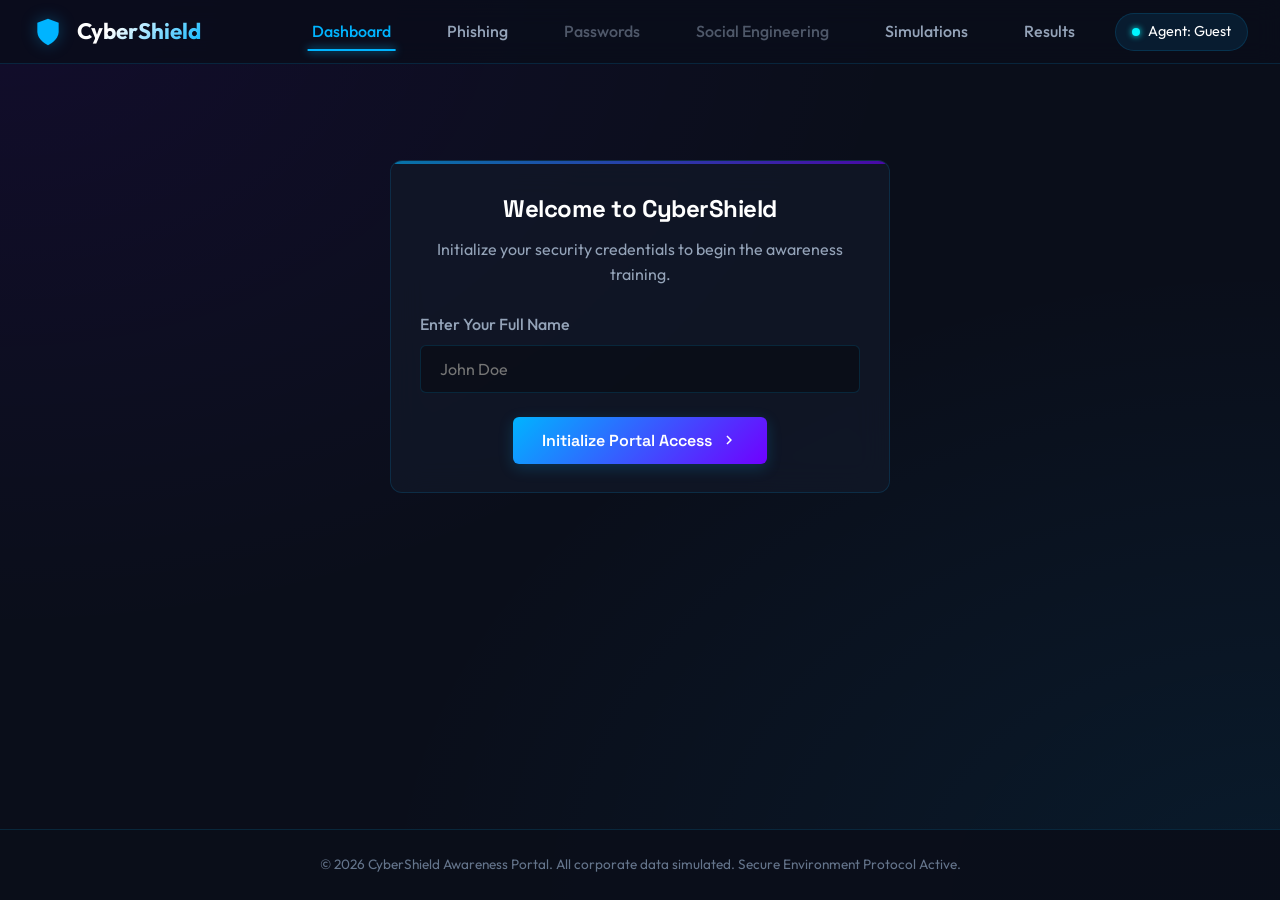
<file: cybershield-training/results.html>
<!DOCTYPE html>
<html lang="en">
<head>
    <meta charset="UTF-8">
    <meta name="viewport" content="width=device-width, initial-scale=1.0">
    <title>CyberShield - Training Results</title>
    <link rel="stylesheet" href="css/style.css">
</head>
<body>

    <!-- Navigation Bar -->
    <nav class="navbar">
        <div class="nav-brand">
            <svg class="nav-logo-svg" viewBox="0 0 24 24">
                <path d="M12 22s8-4 8-10V5l-8-3-8 3v7c0 6 8 10 8 10z"/>
                <path d="M12 6v11M9 9h6"/>
            </svg>
            <span class="nav-title">CyberShield</span>
        </div>
        <button class="nav-toggle" id="navToggle" aria-label="Toggle Navigation">☰</button>
        <ul class="nav-links" id="navLinks">
            <li><a href="index.html" class="nav-link">Dashboard</a></li>
            <li><a href="module1.html" class="nav-link" id="navMod1">Phishing</a></li>
            <li><a href="module2.html" class="nav-link" id="navMod2">Passwords</a></li>
            <li><a href="module3.html" class="nav-link" id="navMod3">Social Engineering</a></li>
            <li><a href="simulations.html" class="nav-link">Simulations</a></li>
            <li><a href="results.html" class="nav-link active">Results</a></li>
            <li><div class="nav-user" id="navUser">Agent: Guest</div></li>
        </ul>
    </nav>

    <div class="container">
        <!-- Results Summary Header -->
        <div class="results-header">
            <span style="color: var(--primary); font-weight: 600; font-family: var(--font-heading);">PROGRAM COMPLETION AUDIT</span>
            <h1>Your Performance Profile</h1>
            <p style="color: var(--text-muted); margin-top: 0.3rem;">Below is the summary of your security awareness training scores and certification status.</p>
        </div>

        <div class="dashboard-grid">
            <!-- Left Side: Performance Metrics & Certificate -->
            <div style="display: flex; flex-direction: column; gap: 2rem;">
                
                <!-- Scorecard Table Card -->
                <div class="card">
                    <h2 style="margin-bottom: 1.2rem; color: var(--primary);">Module Scorecard</h2>
                    <div style="overflow-x: auto;">
                        <table style="width: 100%; border-collapse: collapse; text-align: left;">
                            <thead>
                                <tr style="border-bottom: 1px solid rgba(255,255,255,0.1); color: var(--text-dim); font-size: 0.9rem;">
                                    <th style="padding: 0.8rem;">Security Module</th>
                                    <th style="padding: 0.8rem;">Status</th>
                                    <th style="padding: 0.8rem; text-align: right;">Quiz Score</th>
                                </tr>
                            </thead>
                            <tbody>
                                <tr style="border-bottom: 1px solid rgba(255,255,255,0.05);">
                                    <td style="padding: 1rem 0.8rem; font-weight: 500;">Module 1: Phishing Awareness</td>
                                    <td style="padding: 1rem 0.8rem;"><span class="module-badge badge-locked" id="scoreMod1Status">Incomplete</span></td>
                                    <td style="padding: 1rem 0.8rem; text-align: right; font-weight: 600; color: var(--accent);" id="scoreMod1Val">--</td>
                                </tr>
                                <tr style="border-bottom: 1px solid rgba(255,255,255,0.05);">
                                    <td style="padding: 1rem 0.8rem; font-weight: 500;">Module 2: Password Hygiene</td>
                                    <td style="padding: 1rem 0.8rem;"><span class="module-badge badge-locked" id="scoreMod2Status">Incomplete</span></td>
                                    <td style="padding: 1rem 0.8rem; text-align: right; font-weight: 600; color: var(--accent);" id="scoreMod2Val">--</td>
                                </tr>
                                <tr style="border-bottom: 1px solid rgba(255,255,255,0.05);">
                                    <td style="padding: 1rem 0.8rem; font-weight: 500;">Module 3: Social Engineering</td>
                                    <td style="padding: 1rem 0.8rem;"><span class="module-badge badge-locked" id="scoreMod3Status">Incomplete</span></td>
                                    <td style="padding: 1rem 0.8rem; text-align: right; font-weight: 600; color: var(--accent);" id="scoreMod3Val">--</td>
                                </tr>
                                <tr>
                                    <td style="padding: 1rem 0.8rem; font-weight: 500;">Phishing Simulation Drill</td>
                                    <td style="padding: 1rem 0.8rem;"><span class="module-badge badge-locked" id="scoreSimStatus">Not Run</span></td>
                                    <td style="padding: 1rem 0.8rem; text-align: right; font-weight: 600; color: var(--accent);" id="scoreSimVal">--</td>
                                </tr>
                            </tbody>
                        </table>
                    </div>
                </div>

                <!-- Certificate Display Area -->
                <div id="certificateContainer" class="certificate-preview-container" style="display: none;">
                    <div class="certificate" id="printableCertificate">
                        <!-- Corner borders -->
                        <div class="certificate-border-corner cert-tl"></div>
                        <div class="certificate-border-corner cert-tr"></div>
                        <div class="certificate-border-corner cert-bl"></div>
                        <div class="certificate-border-corner cert-br"></div>
                        
                        <div class="cert-header">
                            <h3>Certificate of Completion</h3>
                            <h1>CyberShield Security Awareness</h1>
                        </div>

                        <div>
                            <p class="cert-recipient">This document certifies that employee</p>
                            <div class="cert-name" id="certEmployeeName">John Doe</div>
                            <p class="cert-text">
                                has successfully completed all coursework, simulation trials, and knowledge audits for the CyberShield Corporate Awareness Program.
                            </p>
                        </div>

                        <div class="cert-footer">
                            <div class="cert-sig-block">
                                <div class="cert-sig-image" style="font-family: 'Courier New', monospace; font-weight: bold;">CYBER_OFFICE</div>
                                <span>Security Compliance Audits</span>
                            </div>
                            
                            <div class="cert-badge-container">
                                <svg class="cert-badge-svg" viewBox="0 0 24 24">
                                    <path d="M12 22s8-4 8-10V5l-8-3-8 3v7c0 6 8 10 8 10z"/>
                                    <path d="M9 12l2 2 4-4" stroke="#000" stroke-width="2" fill="none"/>
                                </svg>
                            </div>

                            <div class="cert-sig-block">
                                <div class="cert-sig-image" id="certDateVal">2026-06-13</div>
                                <span>Date Issued</span>
                            </div>
                        </div>
                    </div>
                </div>

                <!-- Unearned/Incomplete Warning Card -->
                <div class="card warning-block" id="certificateLockedWarning" style="margin: 0;">
                    <h3 style="color: var(--danger); margin-bottom: 0.5rem;">Certificate Locked</h3>
                    <p style="color: var(--text-muted); font-size: 0.95rem;" id="certLockMessage">
                        You have not met the requirements to receive your security certification. You must complete all 3 training modules and pass each quiz with a score of 80% (4/5) or higher.
                    </p>
                    <div style="margin-top: 1rem;" id="remediationLinks">
                        <!-- Loaded dynamically based on which modules are failed/incomplete -->
                    </div>
                </div>

            </div>

            <!-- Right Side: Score Wheel & Action Buttons -->
            <div class="sidebar">
                
                <!-- Score Stats Card -->
                <div class="card" style="text-align: center;">
                    <h3 style="color: var(--primary); margin-bottom: 0.5rem;">Total Program Grade</h3>
                    <p style="color: var(--text-muted); font-size: 0.85rem;">Required passing grade: 70% overall</p>
                    
                    <div class="results-score-wheel">
                        <span class="results-score-value" id="totalScorePercent">0%</span>
                        <span style="font-size: 0.8rem; color: var(--text-dim); text-transform: uppercase; font-weight: 600;" id="gradingBadge">Incomplete</span>
                    </div>

                    <div style="text-align: left; margin-top: 1.5rem; font-size: 0.9rem; border-top: 1px solid rgba(255,255,255,0.05); padding-top: 1rem; display: flex; flex-direction: column; gap: 0.5rem;">
                        <div style="display: flex; justify-content: space-between;">
                            <span>Correct Answers:</span>
                            <span style="font-weight: 600; color: var(--text-main);" id="statCorrectAnswers">0 / 15</span>
                        </div>
                        <div style="display: flex; justify-content: space-between;">
                            <span>Simulation Found:</span>
                            <span style="font-weight: 600; color: var(--text-main);" id="statSimulationFlags">0 / 4</span>
                        </div>
                    </div>
                </div>

                <!-- Action Panel -->
                <div class="card" style="display: flex; flex-direction: column; gap: 0.8rem;">
                    <button class="btn btn-primary" id="btnPrintCert" disabled style="width: 100%;">
                        Print Certificate
                    </button>
                    <button class="btn btn-secondary" id="btnShareResults" style="width: 100%;">
                        Share Results Summary
                    </button>
                    <a href="index.html" class="btn btn-secondary" style="width: 100%;">
                        Return to Dashboard
                    </a>
                </div>

            </div>
        </div>
    </div>

    <!-- Toast Alert Container -->
    <div id="toastNotification" class="toast" style="display: none;">
        <svg width="20" height="20" fill="var(--primary)" viewBox="0 0 24 24">
            <path d="M12 2C6.48 2 2 6.48 2 12s4.48 10 10 10 10-4.48 10-10S17.52 2 12 2zm1 15h-2v-6h2v6zm0-8h-2V7h2v2z"/>
        </svg>
        <span id="toastMessage">Results copied to clipboard!</span>
    </div>

    <!-- Footer -->
    <footer class="footer">
        <p>&copy; 2026 CyberShield Awareness Portal. All corporate data simulated. Secure Environment Protocol Active.</p>
    </footer>

    <!-- Scripts -->
    <script src="js/quiz-data.js"></script>
    <script src="js/progress.js"></script>
    <script src="js/main.js"></script>
</body>
</html>
</file>
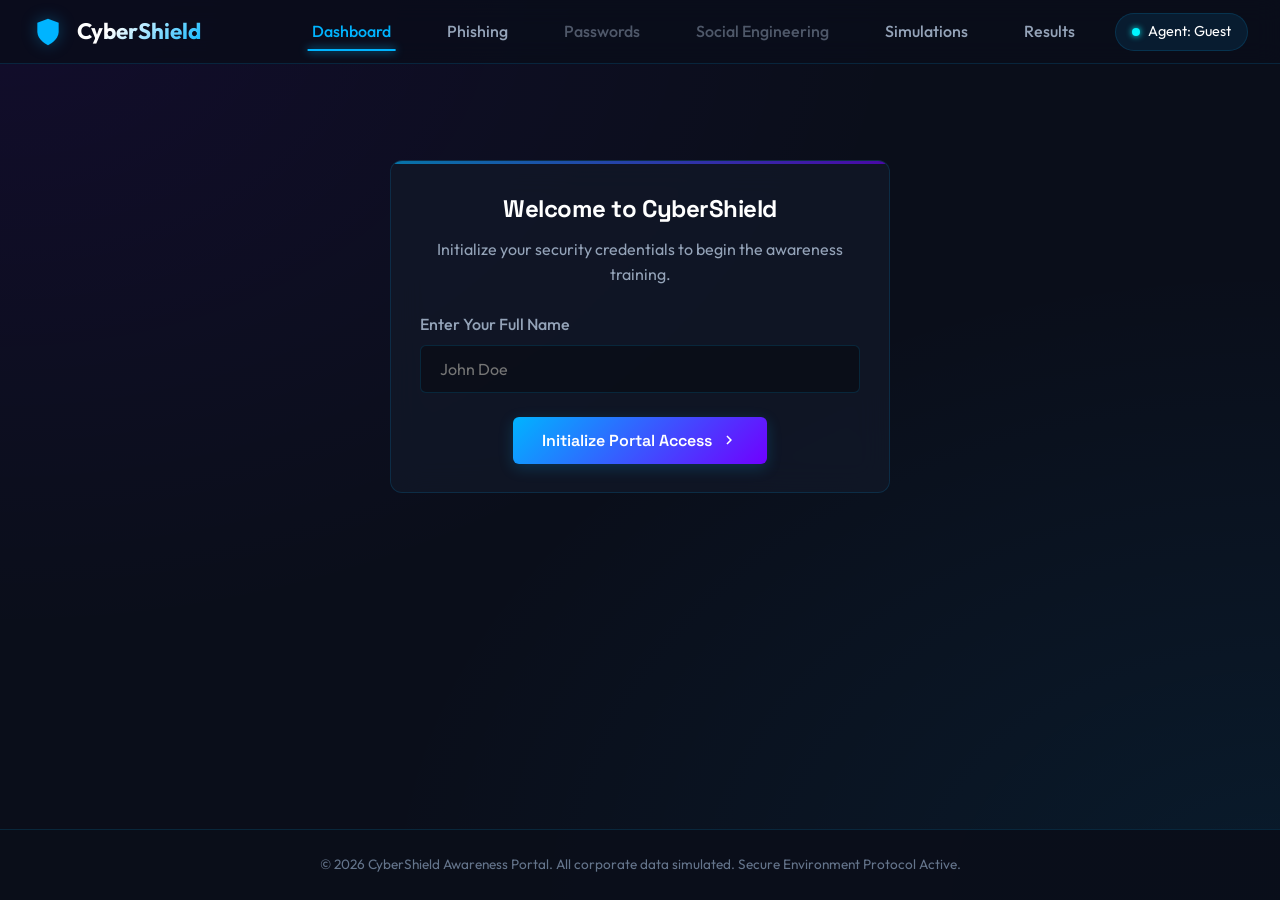
<file: cybershield-training/simulations.html>
<!DOCTYPE html>
<html lang="en">
<head>
    <meta charset="UTF-8">
    <meta name="viewport" content="width=device-width, initial-scale=1.0">
    <title>CyberShield - Phishing Simulation</title>
    <link rel="stylesheet" href="css/style.css">
</head>
<body>

    <!-- Navigation Bar -->
    <nav class="navbar">
        <div class="nav-brand">
            <svg class="nav-logo-svg" viewBox="0 0 24 24">
                <path d="M12 22s8-4 8-10V5l-8-3-8 3v7c0 6 8 10 8 10z"/>
                <path d="M12 6v11M9 9h6"/>
            </svg>
            <span class="nav-title">CyberShield</span>
        </div>
        <button class="nav-toggle" id="navToggle" aria-label="Toggle Navigation">☰</button>
        <ul class="nav-links" id="navLinks">
            <li><a href="index.html" class="nav-link">Dashboard</a></li>
            <li><a href="module1.html" class="nav-link" id="navMod1">Phishing</a></li>
            <li><a href="module2.html" class="nav-link" id="navMod2">Passwords</a></li>
            <li><a href="module3.html" class="nav-link" id="navMod3">Social Engineering</a></li>
            <li><a href="simulations.html" class="nav-link active">Simulations</a></li>
            <li><a href="results.html" class="nav-link">Results</a></li>
            <li><div class="nav-user" id="navUser">Agent: Guest</div></li>
        </ul>
    </nav>

    <div class="container" style="max-width: 900px;">
        <!-- Header -->
        <div style="margin-bottom: 1.5rem; text-align: center;">
            <span style="color: var(--primary); font-weight: 600; font-family: var(--font-heading);">PRACTICAL SIMULATION DRILL</span>
            <h1>Email Threat Analysis</h1>
            <p style="color: var(--text-muted); margin-top: 0.3rem;">Identify the <strong>4 red flags</strong> hidden in the email below by clicking directly on the suspicious elements.</p>
        </div>

        <!-- Simulator Toolbar -->
        <div class="card" style="padding: 1rem 1.5rem; margin-bottom: 1.5rem; display: flex; justify-content: space-between; align-items: center; border-color: rgba(0, 180, 255, 0.3);">
            <div>
                <span style="font-weight: 600; color: var(--accent);">Progress Indicator:</span>
                <span style="margin-left: 0.5rem; font-family: var(--font-heading); font-weight: 700;" id="simScoreText">0 of 4 Red Flags Spotted</span>
            </div>
            <div class="progress-bar-container" style="width: 200px; height: 10px; margin: 0;">
                <div class="progress-bar" id="simProgressBar" style="width: 0%;"></div>
            </div>
        </div>

        <!-- Mock Email Client Container -->
        <div class="email-client">
            <!-- Client Header Controls -->
            <div class="email-client-header">
                <span class="window-dot dot-red"></span>
                <span class="window-dot dot-yellow"></span>
                <span class="window-dot dot-green"></span>
                <span style="color: var(--text-dim); font-size: 0.8rem; margin-left: auto; font-family: monospace;">SECURE_MAIL_VIEWER_V1.9</span>
            </div>

            <!-- Email Meta Headers -->
            <div class="email-client-meta">
                <div class="meta-row">
                    <span class="meta-label">From:</span>
                    <span>Microsoft Account Alerts </span>
                    <span class="hotspot" id="hotspotSender" data-id="1">
                        &lt;support@microsoft-online-security-update.net&gt;
                        <span class="hotspot-tooltip">
                            <strong>Red Flag 1: Spoofed Sender Domain</strong><br>
                            Although the display name says 'Microsoft', the email address domain is 'microsoft-online-security-update.net', which is not the official @microsoft.com domain.
                        </span>
                    </span>
                </div>
                <div class="meta-row">
                    <span class="meta-label">Date:</span>
                    <span>June 13, 2026 at 10:42 AM</span>
                </div>
                <div class="meta-row">
                    <span class="meta-label">To:</span>
                    <span id="simulationUserEmail">employee@company.com</span>
                </div>
                <div class="meta-row">
                    <span class="meta-label">Subject:</span>
                    <span style="font-weight: 600; color: var(--text-main);">URGENT: Suspicious Login Blocked - Verify Account Details</span>
                </div>
            </div>

            <!-- Email Body Content (White Background simulation) -->
            <div class="email-body">
                <p style="margin-bottom: 1.5rem; font-size: 1rem; color: #111;">
                    <span class="hotspot" id="hotspotGreeting" data-id="2">
                        Dear Microsoft Office User,
                        <span class="hotspot-tooltip">
                            <strong>Red Flag 2: Generic Greeting</strong><br>
                            Official notifications from systems where you are registered will address you by your actual name, not vague terms like 'Office User' or 'Customer'.
                        </span>
                    </span>
                </p>

                <p style="margin-bottom: 1.5rem; font-size: 0.95rem; color: #333; line-height: 1.5;">
                    We noticed a suspicious connection attempt on your office mail database from IP address 185.220.101.5 (Moscow, RU). For your protection, your corporate credentials will be permanently deactivated
                    <span class="hotspot" id="hotspotUrgency" data-id="3">
                        within 24 hours
                        <span class="hotspot-tooltip">
                            <strong>Red Flag 3: Artificial Urgency</strong><br>
                            Attackers try to create panic (like threat of deactivation in 24 hours) so you act quickly without verifying the request.
                        </span>
                    </span>
                     unless you confirm your employee identity.
                </p>

                <!-- Fake CTA Button -->
                <div style="margin: 2.2rem 0; text-align: center;">
                    <span class="hotspot" id="hotspotLink" data-id="4" style="display: inline-block; border-bottom: none; background: none;">
                        <a href="#" onclick="return false;" style="display: inline-block; background: #0078d4; color: #ffffff; padding: 0.8rem 2rem; font-weight: 600; text-decoration: none; border-radius: 4px; box-shadow: 0 2px 5px rgba(0,0,0,0.15);">
                            Verify Account Credentials
                        </a>
                        <span class="hotspot-tooltip">
                            <strong>Red Flag 4: Suspicious Hyperlink Destination</strong><br>
                            Hovering over this button reveals it leads to 'http://login.secure-microsoft-portal-database.info/login' - an unencrypted (http) domain, not a real Microsoft login.
                        </span>
                    </span>
                </div>

                <p style="font-size: 0.9rem; color: #666; margin-top: 2rem; border-top: 1px solid #eee; padding-top: 1rem; line-height: 1.4;">
                    Microsoft Corporation, One Microsoft Way, Redmond, WA 98052.<br>
                    This is an automated notification. Replies to this email box are unmonitored.
                </p>
            </div>
        </div>

        <!-- Bottom Action Bar -->
        <div style="margin-top: 2rem; text-align: center; display: flex; flex-direction: column; align-items: center; gap: 1rem;">
            <div id="simCompleteMessage" style="display: none; padding: 1rem 1.5rem; background: rgba(0, 230, 118, 0.08); border: 1px solid var(--success); border-radius: var(--radius-sm); color: var(--success);">
                🎉 <strong>Excellent work!</strong> You detected all the phishing indicators in this email. You are now ready to report it.
            </div>
            
            <button class="btn btn-primary btn-lg" id="btnReportEmail" disabled style="padding: 1rem 3rem; font-size: 1.1rem; box-shadow: 0 5px 15px rgba(0,180,255,0.3);">
                🛡️ Report This Email
            </button>
        </div>
    </div>

    <!-- Footer -->
    <footer class="footer">
        <p>&copy; 2026 CyberShield Awareness Portal. All corporate data simulated. Secure Environment Protocol Active.</p>
    </footer>

    <!-- Scripts -->
    <script src="js/quiz-data.js"></script>
    <script src="js/progress.js"></script>
    <script src="js/main.js"></script>
</body>
</html>
</file>
<file: cybershield-training/css/style.css>
/* ==========================================================================
   CyberShield CSS Stylesheet - Design System
   ========================================================================== */

/* Google Fonts Import */
@import url('https://fonts.googleapis.com/css2?family=Outfit:wght@300;400;500;600;700;800&family=Space+Grotesk:wght@400;500;600;700&display=swap');

/* CSS Variables */
:root {
    --bg-primary: #0a0e1a;
    --bg-secondary: #121829;
    --bg-card: rgba(18, 24, 41, 0.75);
    --border-color: rgba(0, 180, 255, 0.15);
    --border-glow: rgba(0, 180, 255, 0.4);
    
    --primary: #00b4ff;
    --primary-glow: rgba(0, 180, 255, 0.3);
    --secondary: #7000ff;
    --accent: #00f6ff;
    
    --text-main: #ffffff;
    --text-muted: #94a3b8;
    --text-dim: #64748b;
    
    --success: #00e676;
    --success-glow: rgba(0, 230, 118, 0.2);
    --warning: #ffeb3b;
    --warning-glow: rgba(255, 235, 59, 0.2);
    --danger: #ff1744;
    --danger-glow: rgba(255, 23, 68, 0.2);
    
    --font-heading: 'Space Grotesk', sans-serif;
    --font-body: 'Outfit', sans-serif;
    
    --radius-sm: 6px;
    --radius-md: 12px;
    --radius-lg: 20px;
    
    --transition: all 0.3s cubic-bezier(0.4, 0, 0.2, 1);
}

/* Reset and Base Styles */
* {
    margin: 0;
    padding: 0;
    box-sizing: border-box;
}

body {
    background-color: var(--bg-primary);
    background-image: 
        radial-gradient(at 0% 0%, rgba(112, 0, 255, 0.08) 0px, transparent 50%),
        radial-gradient(at 100% 100%, rgba(0, 180, 255, 0.08) 0px, transparent 50%);
    background-attachment: fixed;
    color: var(--text-main);
    font-family: var(--font-body);
    line-height: 1.6;
    -webkit-font-smoothing: antialiased;
    min-height: 100vh;
    display: flex;
    flex-direction: column;
    overflow-x: hidden;
}

h1, h2, h3, h4, h5, h6 {
    font-family: var(--font-heading);
    font-weight: 700;
    letter-spacing: -0.02em;
    color: var(--text-main);
}

a {
    color: var(--primary);
    text-decoration: none;
    transition: var(--transition);
}

a:hover {
    color: var(--accent);
}

/* Scrollbar styling */
::-webkit-scrollbar {
    width: 8px;
    height: 8px;
}
::-webkit-scrollbar-track {
    background: var(--bg-primary);
}
::-webkit-scrollbar-thumb {
    background: var(--bg-secondary);
    border: 2px solid var(--bg-primary);
    border-radius: var(--radius-sm);
}
::-webkit-scrollbar-thumb:hover {
    background: var(--primary);
}

/* ==========================================================================
   Navigation Bar
   ========================================================================== */
.navbar {
    background: rgba(10, 14, 26, 0.85);
    backdrop-filter: blur(12px);
    -webkit-backdrop-filter: blur(12px);
    border-bottom: 1px solid var(--border-color);
    position: sticky;
    top: 0;
    z-index: 100;
    padding: 0.8rem 2rem;
    display: flex;
    justify-content: space-between;
    align-items: center;
    transition: var(--transition);
}

.nav-brand {
    display: flex;
    align-items: center;
    gap: 0.8rem;
}

.nav-logo-svg {
    width: 32px;
    height: 32px;
    fill: var(--primary);
    filter: drop-shadow(0 0 8px var(--primary-glow));
}

.nav-title {
    font-size: 1.4rem;
    font-weight: 700;
    background: linear-gradient(135deg, var(--text-main) 30%, var(--primary) 100%);
    -webkit-background-clip: text;
    -webkit-text-fill-color: transparent;
}

.nav-links {
    display: flex;
    list-style: none;
    gap: 1.5rem;
    align-items: center;
}

.nav-link {
    color: var(--text-muted);
    font-weight: 500;
    padding: 0.5rem 1rem;
    border-radius: var(--radius-sm);
    position: relative;
}

.nav-link:hover, .nav-link.active {
    color: var(--primary);
}

.nav-link::after {
    content: '';
    position: absolute;
    bottom: -2px;
    left: 50%;
    transform: translateX(-50%);
    width: 0;
    height: 2px;
    background: var(--primary);
    transition: var(--transition);
    box-shadow: 0 0 8px var(--primary);
}

.nav-link.active::after, .nav-link:hover::after {
    width: 80%;
}

.nav-user {
    background: rgba(0, 180, 255, 0.1);
    border: 1px solid var(--border-color);
    padding: 0.4rem 1rem;
    border-radius: 50px;
    font-size: 0.9rem;
    display: flex;
    align-items: center;
    gap: 0.5rem;
    max-width: 180px;
    white-space: nowrap;
    overflow: hidden;
    text-overflow: ellipsis;
}

.nav-user::before {
    content: '';
    display: inline-block;
    width: 8px;
    height: 8px;
    border-radius: 50%;
    background: var(--accent);
    box-shadow: 0 0 6px var(--accent);
}

/* Hamburger Menu for Mobile */
.nav-toggle {
    display: none;
    background: none;
    border: none;
    color: var(--text-main);
    font-size: 1.8rem;
    cursor: pointer;
}

/* ==========================================================================
   Layout & Container
   ========================================================================== */
.container {
    max-width: 1200px;
    margin: 2rem auto;
    padding: 0 1.5rem;
    flex: 1;
}

/* Dashboard Grid */
.dashboard-grid {
    display: grid;
    grid-template-columns: 8fr 3fr;
    gap: 2rem;
}

/* Cards & Containers */
.card {
    background: var(--bg-card);
    backdrop-filter: blur(16px);
    -webkit-backdrop-filter: blur(16px);
    border: 1px solid var(--border-color);
    border-radius: var(--radius-md);
    padding: 1.8rem;
    transition: var(--transition);
    position: relative;
    overflow: hidden;
}

.card:hover {
    border-color: var(--border-glow);
    box-shadow: 0 8px 30px rgba(0, 180, 255, 0.1);
    transform: translateY(-2px);
}

/* Card Glow Accent */
.card::before {
    content: '';
    position: absolute;
    top: 0;
    left: 0;
    width: 100%;
    height: 3px;
    background: linear-gradient(90deg, var(--primary), var(--secondary));
    opacity: 0.6;
}

/* ==========================================================================
   Employee Profile Setup Panel
   ========================================================================== */
.profile-panel {
    max-width: 500px;
    margin: 4rem auto;
    text-align: center;
}

.form-group {
    margin: 1.5rem 0;
    text-align: left;
}

.form-group label {
    display: block;
    margin-bottom: 0.5rem;
    color: var(--text-muted);
    font-weight: 500;
}

.input-field {
    width: 100%;
    background: rgba(0, 0, 0, 0.3);
    border: 1px solid var(--border-color);
    color: var(--text-main);
    padding: 0.8rem 1.2rem;
    border-radius: var(--radius-sm);
    font-family: var(--font-body);
    font-size: 1rem;
    transition: var(--transition);
}

.input-field:focus {
    outline: none;
    border-color: var(--primary);
    box-shadow: 0 0 8px var(--primary-glow);
}

/* Buttons */
.btn {
    display: inline-flex;
    align-items: center;
    justify-content: center;
    gap: 0.5rem;
    padding: 0.8rem 1.8rem;
    font-size: 1rem;
    font-weight: 600;
    font-family: var(--font-heading);
    border-radius: var(--radius-sm);
    border: none;
    cursor: pointer;
    transition: var(--transition);
}

.btn-primary {
    background: linear-gradient(135deg, var(--primary), var(--secondary));
    color: var(--text-main);
    box-shadow: 0 4px 15px rgba(0, 180, 255, 0.2);
}

.btn-primary:hover {
    box-shadow: 0 6px 20px rgba(0, 180, 255, 0.4);
    filter: brightness(1.1);
}

.btn-secondary {
    background: transparent;
    border: 1px solid var(--border-color);
    color: var(--text-muted);
}

.btn-secondary:hover {
    border-color: var(--primary);
    color: var(--primary);
    background: rgba(0, 180, 255, 0.05);
}

.btn-success {
    background: var(--success);
    color: #000;
}

.btn-success:hover {
    filter: brightness(1.1);
    box-shadow: 0 4px 15px var(--success-glow);
}

.btn:disabled {
    opacity: 0.5;
    cursor: not-allowed;
    box-shadow: none !important;
    filter: none !important;
}

/* ==========================================================================
   Dashboard Components
   ========================================================================== */

/* Progress Banner */
.progress-banner {
    grid-column: 1 / -1;
    display: flex;
    flex-direction: column;
    gap: 0.8rem;
    padding: 1.5rem;
}

.progress-info {
    display: flex;
    justify-content: space-between;
    align-items: center;
}

.progress-bar-container {
    width: 100%;
    height: 12px;
    background: rgba(0, 0, 0, 0.4);
    border-radius: 50px;
    overflow: hidden;
    border: 1px solid rgba(255, 255, 255, 0.05);
}

.progress-bar {
    height: 100%;
    background: linear-gradient(90deg, var(--primary), var(--accent));
    width: 0%;
    transition: width 0.6s ease-in-out;
    box-shadow: 0 0 10px rgba(0, 180, 255, 0.5);
}

/* Module Grid */
.module-grid {
    display: flex;
    flex-direction: column;
    gap: 1.5rem;
}

.module-card {
    display: flex;
    gap: 1.8rem;
    align-items: center;
}

.module-icon-container {
    width: 70px;
    height: 70px;
    border-radius: var(--radius-md);
    background: rgba(0, 180, 255, 0.05);
    border: 1px solid var(--border-color);
    display: flex;
    align-items: center;
    justify-content: center;
    flex-shrink: 0;
}

.module-icon {
    width: 40px;
    height: 40px;
    fill: var(--primary);
}

.module-details {
    flex-grow: 1;
}

.module-header {
    display: flex;
    justify-content: space-between;
    align-items: center;
    margin-bottom: 0.5rem;
}

.module-badge {
    padding: 0.25rem 0.75rem;
    border-radius: 50px;
    font-size: 0.8rem;
    font-weight: 600;
    text-transform: uppercase;
}

.badge-locked {
    background: rgba(100, 116, 139, 0.15);
    color: var(--text-dim);
    border: 1px solid rgba(100, 116, 139, 0.25);
}

.badge-available {
    background: rgba(0, 180, 255, 0.15);
    color: var(--primary);
    border: 1px solid rgba(0, 180, 255, 0.3);
}

.badge-completed {
    background: rgba(0, 230, 118, 0.15);
    color: var(--success);
    border: 1px solid rgba(0, 230, 118, 0.3);
}

/* Lock overlay behavior */
.module-card.locked {
    opacity: 0.65;
}

.module-card.locked .module-icon {
    fill: var(--text-dim);
}

/* Sidebar Stats */
.sidebar {
    display: flex;
    flex-direction: column;
    gap: 1.5rem;
}

.stat-item {
    display: flex;
    justify-content: space-between;
    align-items: center;
    padding: 1rem 0;
    border-bottom: 1px solid rgba(255, 255, 255, 0.05);
}

.stat-item:last-child {
    border-bottom: none;
}

.stat-value {
    font-weight: 700;
    font-size: 1.2rem;
    color: var(--accent);
}

.badge-list {
    display: flex;
    flex-wrap: wrap;
    gap: 0.8rem;
    margin-top: 1rem;
}

.badge-icon {
    width: 48px;
    height: 48px;
    fill: var(--text-dim);
    background: rgba(255, 255, 255, 0.02);
    border: 1px solid rgba(255, 255, 255, 0.05);
    border-radius: 50%;
    padding: 8px;
    transition: var(--transition);
}

.badge-icon.earned {
    fill: var(--primary);
    background: rgba(0, 180, 255, 0.08);
    border-color: var(--primary);
    filter: drop-shadow(0 0 6px var(--primary-glow));
}

/* ==========================================================================
   Module content layout
   ========================================================================== */
.module-layout {
    display: grid;
    grid-template-columns: 8fr 4fr;
    gap: 2rem;
}

.module-progress-header {
    grid-column: 1 / -1;
    display: flex;
    justify-content: space-between;
    align-items: center;
    margin-bottom: 1rem;
}

/* Navigation inside modules */
.tab-navigation {
    display: flex;
    background: var(--bg-secondary);
    border: 1px solid var(--border-color);
    border-radius: var(--radius-md);
    padding: 0.35rem;
    gap: 0.5rem;
    margin-bottom: 1.5rem;
}

.tab-btn {
    flex: 1;
    background: transparent;
    border: none;
    color: var(--text-muted);
    font-family: var(--font-heading);
    font-weight: 500;
    padding: 0.6rem;
    border-radius: var(--radius-sm);
    cursor: pointer;
    transition: var(--transition);
}

.tab-btn.active {
    background: var(--primary);
    color: #000;
    font-weight: 600;
}

.tab-btn.completed::after {
    content: ' ✓';
    color: inherit;
}

/* Reading content blocks */
.content-section {
    display: none;
}

.content-section.active {
    display: block;
    animation: fadeIn 0.4s ease;
}

@keyframes fadeIn {
    from { opacity: 0; transform: translateY(8px); }
    to { opacity: 1; transform: translateY(0); }
}

.module-nav-btns {
    display: flex;
    justify-content: space-between;
    margin-top: 2rem;
    border-top: 1px solid rgba(255, 255, 255, 0.05);
    padding-top: 1.5rem;
}

/* Content Details */
.info-block {
    background: rgba(0, 180, 255, 0.03);
    border-left: 3px solid var(--primary);
    padding: 1.2rem;
    margin: 1.5rem 0;
    border-radius: 0 var(--radius-sm) var(--radius-sm) 0;
}

.warning-block {
    background: rgba(255, 23, 68, 0.03);
    border-left: 3px solid var(--danger);
    padding: 1.2rem;
    margin: 1.5rem 0;
    border-radius: 0 var(--radius-sm) var(--radius-sm) 0;
}

/* Checklist Styling */
.checklist {
    list-style: none;
    margin: 1.5rem 0;
}

.checklist-item {
    display: flex;
    align-items: flex-start;
    gap: 0.8rem;
    padding: 0.8rem;
    background: rgba(255, 255, 255, 0.02);
    border: 1px solid rgba(255, 255, 255, 0.05);
    border-radius: var(--radius-sm);
    margin-bottom: 0.6rem;
    cursor: pointer;
    transition: var(--transition);
}

.checklist-item:hover {
    background: rgba(0, 180, 255, 0.03);
    border-color: rgba(0, 180, 255, 0.15);
}

.checklist-item input[type="checkbox"] {
    margin-top: 0.3rem;
    accent-color: var(--primary);
    cursor: pointer;
}

.checklist-item.checked {
    border-color: rgba(0, 230, 118, 0.2);
    background: rgba(0, 230, 118, 0.02);
}

.checklist-item.checked span {
    text-decoration: line-through;
    color: var(--text-muted);
}

/* ==========================================================================
   Password Checker widget
   ========================================================================== */
.password-checker-container {
    background: var(--bg-secondary);
    border: 1px solid var(--border-color);
    border-radius: var(--radius-md);
    padding: 1.5rem;
    margin: 1.5rem 0;
}

.strength-bar-bg {
    width: 100%;
    height: 8px;
    background: rgba(0, 0, 0, 0.4);
    border-radius: 4px;
    margin: 0.8rem 0;
    overflow: hidden;
    border: 1px solid rgba(255, 255, 255, 0.03);
}

.strength-bar-fill {
    height: 100%;
    width: 0%;
    transition: var(--transition);
}

.strength-weak {
    background: var(--danger);
    box-shadow: 0 0 6px var(--danger);
}
.strength-medium {
    background: var(--warning);
    box-shadow: 0 0 6px var(--warning);
}
.strength-strong {
    background: var(--success);
    box-shadow: 0 0 6px var(--success);
}

.criteria-list {
    list-style: none;
    display: grid;
    grid-template-columns: 1fr 1fr;
    gap: 0.5rem;
    margin-top: 1rem;
    font-size: 0.85rem;
}

.criteria-item {
    display: flex;
    align-items: center;
    gap: 0.4rem;
    color: var(--text-dim);
}

.criteria-item.met {
    color: var(--success);
}

.criteria-item.met svg {
    fill: var(--success);
}

.criteria-icon-svg {
    width: 14px;
    height: 14px;
    fill: var(--text-dim);
}

/* ==========================================================================
   Scenario Simulator widget
   ========================================================================== */
.scenario-container {
    display: flex;
    flex-direction: column;
    gap: 1.5rem;
    margin: 1.5rem 0;
}

.scenario-card {
    background: var(--bg-secondary);
    border: 1px solid var(--border-color);
    border-radius: var(--radius-md);
    padding: 1.5rem;
    transition: var(--transition);
}

.scenario-header {
    display: flex;
    justify-content: space-between;
    font-weight: 600;
    font-family: var(--font-heading);
    border-bottom: 1px solid rgba(255, 255, 255, 0.05);
    padding-bottom: 0.6rem;
    margin-bottom: 1rem;
    color: var(--primary);
}

.scenario-actions {
    display: flex;
    gap: 1rem;
    margin-top: 1.2rem;
}

.scenario-feedback {
    margin-top: 1.2rem;
    padding: 1rem;
    border-radius: var(--radius-sm);
    display: none;
    font-size: 0.95rem;
    animation: fadeIn 0.3s ease;
}

.feedback-correct {
    background: rgba(0, 230, 118, 0.08);
    border: 1px solid var(--success);
    color: var(--success);
    display: block;
}

.feedback-incorrect {
    background: rgba(255, 23, 68, 0.08);
    border: 1px solid var(--danger);
    color: var(--danger);
    display: block;
}

/* ==========================================================================
   Quiz Section components
   ========================================================================== */
.quiz-container {
    background: var(--bg-card);
    border: 1px solid var(--border-color);
    border-radius: var(--radius-md);
    padding: 2rem;
    margin-top: 2rem;
    position: relative;
}

.quiz-question {
    font-size: 1.15rem;
    font-weight: 600;
    margin-bottom: 1.2rem;
    font-family: var(--font-heading);
}

.quiz-options {
    display: flex;
    flex-direction: column;
    gap: 0.8rem;
    margin-bottom: 1.5rem;
}

.quiz-option {
    background: rgba(0, 0, 0, 0.3);
    border: 1px solid var(--border-color);
    border-radius: var(--radius-sm);
    padding: 1rem 1.2rem;
    cursor: pointer;
    display: flex;
    align-items: center;
    gap: 0.8rem;
    transition: var(--transition);
}

.quiz-option:hover {
    border-color: var(--primary);
    background: rgba(0, 180, 255, 0.03);
}

.quiz-option.selected {
    border-color: var(--accent);
    background: rgba(0, 246, 255, 0.06);
    box-shadow: 0 0 8px rgba(0, 246, 255, 0.15);
}

.quiz-option input[type="radio"] {
    accent-color: var(--accent);
}

.quiz-feedback-box {
    margin-top: 1.2rem;
    padding: 1.2rem;
    border-radius: var(--radius-sm);
    animation: fadeIn 0.4s ease;
}

.feedback-box-correct {
    background: rgba(0, 230, 118, 0.08);
    border: 1px solid var(--success);
}

.feedback-box-incorrect {
    background: rgba(255, 23, 68, 0.08);
    border: 1px solid var(--danger);
}

/* ==========================================================================
   Email Simulation Client
   ========================================================================== */
.email-client {
    background: #101625;
    border: 1px solid #1f2a45;
    border-radius: var(--radius-md);
    box-shadow: 0 10px 40px rgba(0,0,0,0.5);
    overflow: hidden;
}

.email-client-header {
    background: #182137;
    padding: 0.75rem 1.2rem;
    border-bottom: 1px solid #233152;
    display: flex;
    align-items: center;
    gap: 0.5rem;
}

.window-dot {
    width: 12px;
    height: 12px;
    border-radius: 50%;
}
.dot-red { background: #ff5f56; }
.dot-yellow { background: #ffbd2e; }
.dot-green { background: #27c93f; }

.email-client-meta {
    padding: 1.2rem;
    border-bottom: 1px solid #233152;
    background: #131b2e;
}

.meta-row {
    margin-bottom: 0.5rem;
    font-size: 0.9rem;
    color: var(--text-muted);
}
.meta-row:last-child {
    margin-bottom: 0;
}

.meta-label {
    display: inline-block;
    width: 60px;
    font-weight: 600;
    color: var(--text-dim);
}

.email-body {
    padding: 2.5rem;
    background: #ffffff;
    color: #333333;
    min-height: 350px;
    font-family: Arial, sans-serif;
    position: relative;
}

/* Simulation hotspots */
.hotspot {
    position: relative;
    background: rgba(255, 23, 68, 0.04);
    border-bottom: 2px dashed rgba(255, 23, 68, 0.4);
    cursor: pointer;
    transition: var(--transition);
    border-radius: 2px;
    padding: 2px;
}

.hotspot:hover {
    background: rgba(255, 23, 68, 0.12);
    border-bottom-color: var(--danger);
}

.hotspot.found {
    background: rgba(0, 230, 118, 0.1);
    border-bottom: 2px solid var(--success);
}

.hotspot-tooltip {
    position: absolute;
    bottom: calc(100% + 10px);
    left: 50%;
    transform: translateX(-50%) translateY(10px);
    background: #0c101d;
    color: #ffffff;
    padding: 1rem;
    border-radius: var(--radius-sm);
    border: 1px solid var(--danger);
    box-shadow: 0 10px 25px rgba(0,0,0,0.6);
    width: 280px;
    font-size: 0.85rem;
    line-height: 1.4;
    z-index: 10;
    pointer-events: none;
    opacity: 0;
    visibility: hidden;
    transition: var(--transition);
    font-family: var(--font-body);
}

.hotspot.found .hotspot-tooltip {
    border-color: var(--success);
}

.hotspot:hover .hotspot-tooltip {
    opacity: 1;
    visibility: visible;
    transform: translateX(-50%) translateY(0);
}

/* ==========================================================================
   Results & Certificate Layout
   ========================================================================== */
.results-header {
    text-align: center;
    margin-bottom: 2rem;
}

.results-score-wheel {
    width: 140px;
    height: 140px;
    border-radius: 50%;
    border: 8px solid var(--bg-secondary);
    display: flex;
    flex-direction: column;
    justify-content: center;
    align-items: center;
    margin: 1.5rem auto;
    background: var(--bg-card);
    box-shadow: 0 0 20px rgba(0, 180, 255, 0.15);
}

.results-score-value {
    font-size: 2.2rem;
    font-weight: 800;
    color: var(--accent);
    font-family: var(--font-heading);
}

/* Certificate Screen Rendering */
.certificate-preview-container {
    margin: 2.5rem 0;
    display: flex;
    justify-content: center;
}

.certificate {
    width: 100%;
    max-width: 800px;
    aspect-ratio: 1.414 / 1; /* Standard A4 proportions */
    background: #111827;
    border: 12px double var(--primary);
    border-radius: var(--radius-sm);
    padding: 3.5rem;
    text-align: center;
    position: relative;
    box-shadow: 0 15px 40px rgba(0,0,0,0.6);
    display: flex;
    flex-direction: column;
    justify-content: space-between;
}

.certificate-border-corner {
    position: absolute;
    width: 40px;
    height: 40px;
    border: 4px solid var(--accent);
    pointer-events: none;
}
.cert-tl { top: 10px; left: 10px; border-right: none; border-bottom: none; }
.cert-tr { top: 10px; right: 10px; border-left: none; border-bottom: none; }
.cert-bl { bottom: 10px; left: 10px; border-right: none; border-top: none; }
.cert-br { bottom: 10px; right: 10px; border-left: none; border-top: none; }

.cert-header h3 {
    text-transform: uppercase;
    letter-spacing: 0.1em;
    color: var(--primary);
    font-size: 1.1rem;
    margin-bottom: 0.5rem;
}

.cert-header h1 {
    font-size: 2.4rem;
    margin-bottom: 1.5rem;
    background: linear-gradient(135deg, #fff 40%, var(--accent) 100%);
    -webkit-background-clip: text;
    -webkit-text-fill-color: transparent;
}

.cert-recipient {
    font-size: 0.95rem;
    color: var(--text-muted);
}

.cert-name {
    font-family: var(--font-heading);
    font-size: 2.2rem;
    font-weight: 700;
    color: #ffffff;
    margin: 0.6rem 0;
    border-bottom: 1px solid rgba(255,255,255,0.1);
    display: inline-block;
    padding-bottom: 0.2rem;
    min-width: 250px;
}

.cert-text {
    font-size: 1rem;
    color: var(--text-muted);
    max-width: 500px;
    margin: 1rem auto;
}

.cert-footer {
    display: flex;
    justify-content: space-between;
    align-items: flex-end;
    margin-top: 1.5rem;
}

.cert-sig-block {
    text-align: center;
    border-top: 1px solid var(--text-dim);
    padding-top: 0.4rem;
    width: 180px;
    font-size: 0.8rem;
    color: var(--text-muted);
}

.cert-sig-image {
    font-family: 'Georgia', serif;
    font-size: 1.4rem;
    font-style: italic;
    color: var(--accent);
    margin-bottom: 0.2rem;
    letter-spacing: 1px;
}

.cert-badge-container {
    display: flex;
    justify-content: center;
    align-items: center;
    position: relative;
    width: 90px;
    height: 90px;
}

.cert-badge-svg {
    width: 80px;
    height: 80px;
    fill: var(--accent);
    filter: drop-shadow(0 0 10px rgba(0, 246, 255, 0.4));
}

/* Action button panel */
.results-actions {
    display: flex;
    justify-content: center;
    gap: 1.5rem;
    margin-top: 2rem;
}

/* Toast alert notification */
.toast {
    position: fixed;
    bottom: 2rem;
    right: 2rem;
    background: #121829;
    border: 1px solid var(--primary);
    color: #ffffff;
    padding: 1rem 1.5rem;
    border-radius: var(--radius-sm);
    box-shadow: 0 10px 30px rgba(0,0,0,0.5);
    z-index: 999;
    display: flex;
    align-items: center;
    gap: 0.8rem;
    animation: slideInRight 0.3s cubic-bezier(0.4, 0, 0.2, 1);
}

@keyframes slideInRight {
    from { transform: translateX(100%); opacity: 0; }
    to { transform: translateX(0); opacity: 1; }
}

/* ==========================================================================
   Footer
   ========================================================================== */
.footer {
    background: rgba(10, 14, 26, 0.95);
    border-top: 1px solid var(--border-color);
    padding: 1.5rem;
    text-align: center;
    font-size: 0.85rem;
    color: var(--text-dim);
    margin-top: auto;
}

/* ==========================================================================
   Media Queries & Responsiveness
   ========================================================================== */
@media (max-width: 992px) {
    .dashboard-grid, .module-layout {
        grid-template-columns: 1fr;
    }
    .sidebar {
        order: 2;
    }
}

@media (max-width: 768px) {
    .navbar {
        padding: 0.8rem 1rem;
    }
    .nav-links {
        display: none;
        flex-direction: column;
        position: absolute;
        top: 100%;
        left: 0;
        width: 100%;
        background: var(--bg-primary);
        border-bottom: 1px solid var(--border-color);
        padding: 1.5rem;
        gap: 1rem;
    }
    .nav-links.mobile-open {
        display: flex;
    }
    .nav-toggle {
        display: block;
    }
    .nav-user {
        max-width: 130px;
    }
    .certificate {
        padding: 1.8rem;
        aspect-ratio: auto;
    }
    .cert-header h1 {
        font-size: 1.8rem;
    }
    .cert-name {
        font-size: 1.6rem;
    }
    .cert-footer {
        flex-direction: column;
        align-items: center;
        gap: 1.5rem;
    }
    .cert-sig-block {
        width: 100%;
        max-width: 200px;
    }
    .criteria-list {
        grid-template-columns: 1fr;
    }
}

/* ==========================================================================
   Print Styles (Specifically for Certificate page results.html)
   ========================================================================== */
@media print {
    body {
        background: #ffffff !important;
        color: #000000 !important;
        overflow: visible;
    }
    
    .navbar, .footer, .results-header, .results-score-wheel, .results-actions, .toast, .sidebar, h2, p {
        display: none !important;
    }
    
    .container {
        margin: 0 !important;
        padding: 0 !important;
        max-width: 100% !important;
    }
    
    .certificate-preview-container {
        margin: 0 !important;
        padding: 0 !important;
        width: 100% !important;
        height: 100% !important;
    }

    .certificate {
        background: #ffffff !important;
        color: #000000 !important;
        border: 12px double #000000 !important;
        width: 100% !important;
        height: 100vh !important;
        box-shadow: none !important;
        aspect-ratio: 1.414 / 1 !important;
        page-break-inside: avoid;
    }

    .certificate-border-corner {
        border-color: #000000 !important;
    }

    .cert-header h3 {
        color: #333333 !important;
    }

    .cert-header h1 {
        color: #000000 !important;
        background: none !important;
        -webkit-text-fill-color: initial !important;
    }

    .cert-name {
        color: #000000 !important;
        border-bottom-color: #333333 !important;
    }

    .cert-text, .cert-recipient {
        color: #333333 !important;
    }

    .cert-sig-block {
        border-top-color: #333333 !important;
        color: #333333 !important;
    }

    .cert-sig-image {
        color: #000000 !important;
    }

    .cert-badge-svg {
        fill: #000000 !important;
        filter: none !important;
    }
}
</file>
